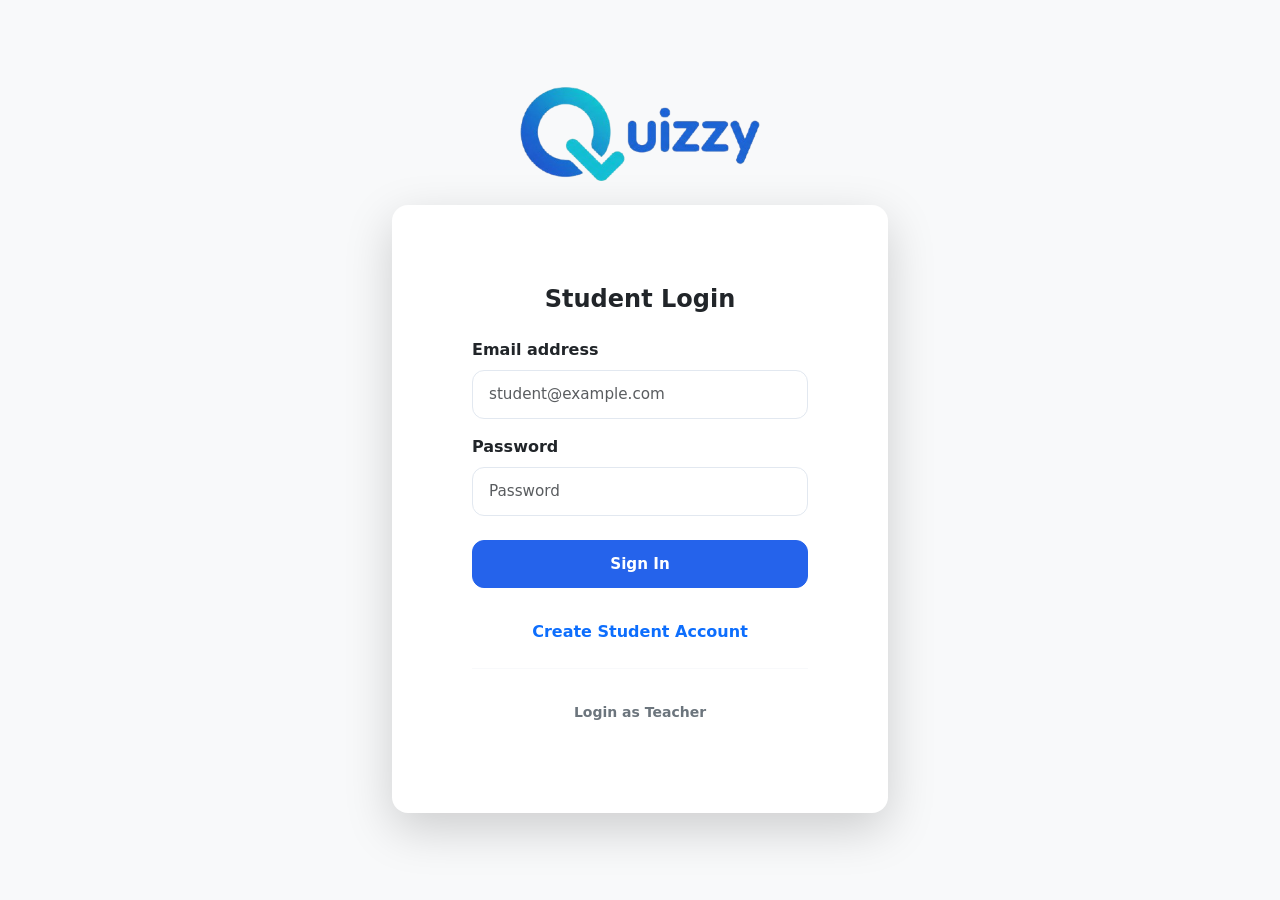
<file: index.html>
<!DOCTYPE html>
<html lang="en">
<head>
  <meta charset="UTF-8" />
  <meta name="viewport" content="width=device-width, initial-scale=1.0" />
  <title>Quizzy - Student Login</title>
  <link rel="stylesheet" href="https://cdn.jsdelivr.net/npm/bootstrap@5.3.3/dist/css/bootstrap.min.css" />
  <link rel="stylesheet" href="styles/main.css" />
  <link rel="icon" href="./assets/Q.ico?v=1" type="image/x-icon" />
</head>
<body class="bg-body-tertiary min-vh-100 d-flex align-items-center justify-content-center py-4 px-2">
  <div class="container auth-container" style="max-width: 560px; width: 100%;">
    <div class="text-center mb-4">
      <img src="./assets/quizzy logo.png" alt="Quizzy Logo" class="img-fluid" style="max-width: 240px;" />
    </div>

    <div class="card shadow-lg border-0 rounded-4">
      <div class="card-body p-4 p-md-5">
        <h2 class="h4 card-title text-center fw-bold mb-4">Student Login</h2>

        <form id="loginForm">
          <div class="mb-3">
            <label for="email" class="form-label fw-semibold">Email address</label>
            <input type="email" class="form-control form-control-lg" id="email" name="email" placeholder="student@example.com" required />
          </div>

          <div class="mb-4">
            <label for="password" class="form-label fw-semibold">Password</label>
            <input type="password" class="form-control form-control-lg" id="password" name="password" placeholder="Password" required />
          </div>

          <button class="btn btn-primary btn-lg w-100 fw-bold mb-3" type="submit">
            Sign In
          </button>
        </form>

        <div class="text-center mt-3">
          <a href="views/register.html" class="text-decoration-none fw-semibold">Create Student Account</a>
        </div>

        <hr class="my-4 text-muted" />

        <div class="text-center">
          <a href="views/teacher-login.html" class="btn btn-outline-secondary btn-sm w-100">Login as Teacher</a>
        </div>
      </div>
    </div>
  </div>

  <script src="https://cdn.jsdelivr.net/npm/bootstrap@5.3.3/dist/js/bootstrap.bundle.min.js"></script>
  <script type="module" src="scripts/app.js"></script>
</body>
</html>
</file>
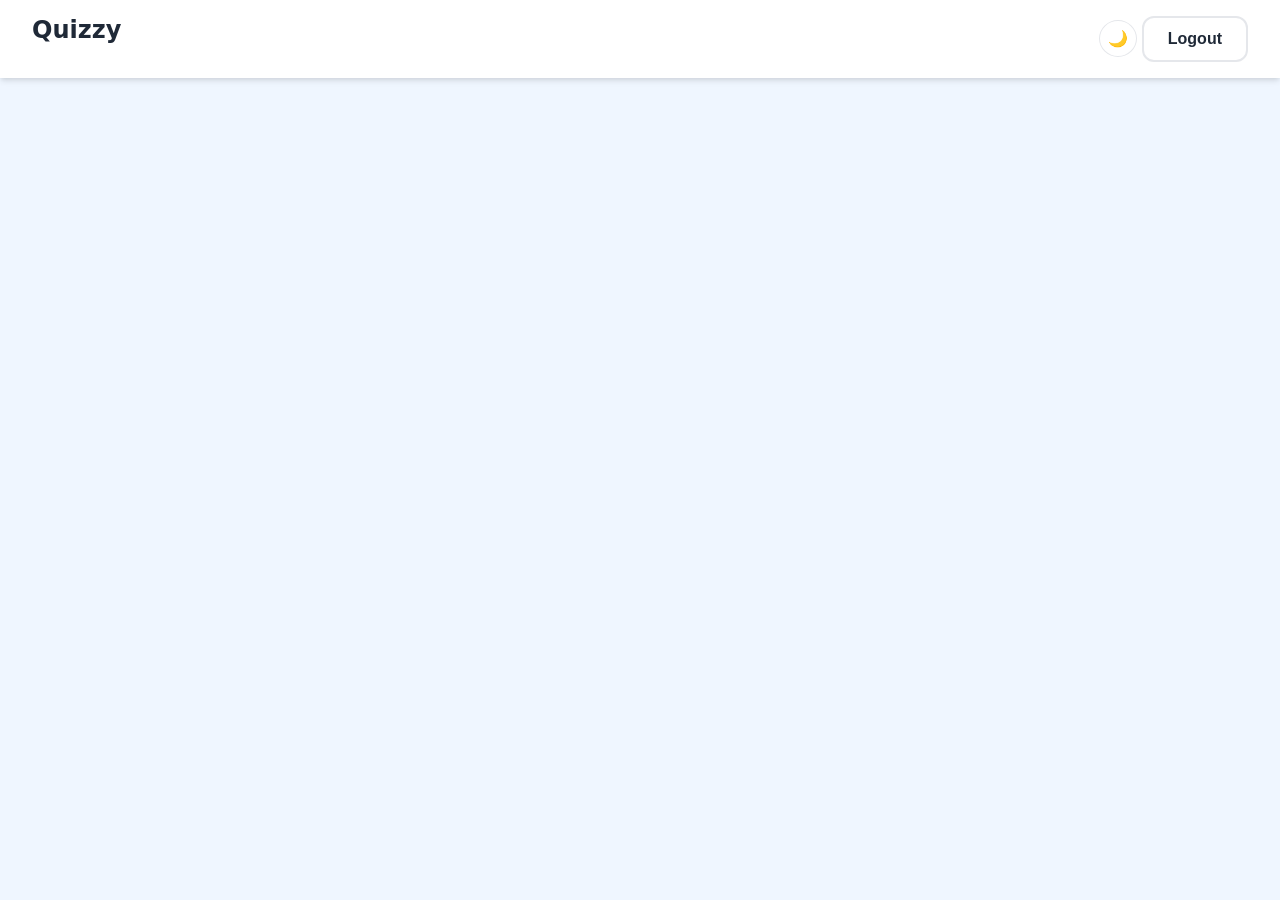
<file: studentDashboard.html>
<!DOCTYPE html>
<html lang="en">
<head>
    <meta charset="UTF-8">
    <meta name="viewport" content="width=device-width, initial-scale=1.0">
    <title>Quizzy - Dashboard</title>
    <link rel="stylesheet" href="style.css">
    <link rel="stylesheet" href="studentDashboardStyle.css">
</head>
<body>
    <nav class="flex w-full">
        <h1 class="logo">Quizzy</h1>
        <div class="right">
            <button class="btn btn-outline btn-icon" id="mode">
                🌙
            </button>
            <button class="btn btn-outline" id="logout">
                Logout
            </button>
        </div>
    </nav>
    <main class="dashboard-container flex flex-column align-center">
        
    </main>
</body>
</html>
</file>
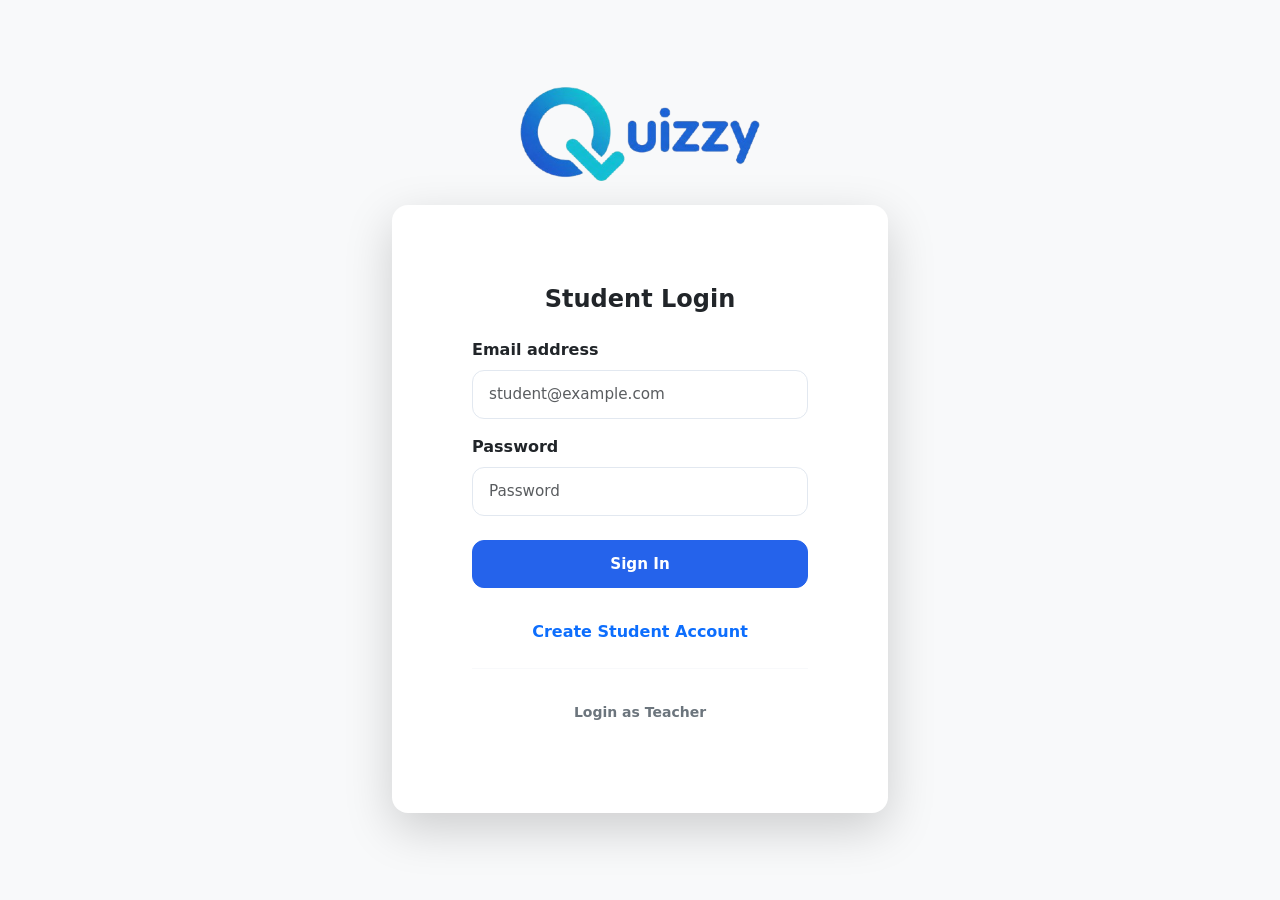
<file: views/quiz-instructions.html>
<!DOCTYPE html>
<html lang="en">
  <head>
    <meta charset="UTF-8" />
    <meta name="viewport" content="width=device-width, initial-scale=1.0" />
    <title>Quizzy - Exam Instructions</title>
    <link rel="stylesheet" href="https://cdn.jsdelivr.net/npm/bootstrap@5.3.3/dist/css/bootstrap.min.css" />
    <link rel="stylesheet" href="https://cdnjs.cloudflare.com/ajax/libs/font-awesome/6.6.0/css/all.min.css" />
    <link rel="stylesheet" href="../styles/main.css" />
    <link rel="stylesheet" href="../styles/student-quiz-style.css" />
    <link rel="icon" href="../assets/Q.ico?v=1" type="image/x-icon" />
  </head>
  <body class="bg-body-tertiary">
    <nav class="navbar navbar-expand navbar-dark bg-primary px-3 shadow-sm">
      <div class="container-fluid">
        <a class="navbar-brand d-flex align-items-center" href="#">
          <img src="../assets/logo.png" alt="Quizzy Logo" height="36" class="me-2" />
        </a>
        <div class="d-flex align-items-center gap-2 ms-auto">
          <button class="btn btn-outline-light btn-sm rounded-circle" id="mode" type="button" title="Toggle Theme">
            <i class="fa-solid fa-moon"></i>
          </button>
          <button class="btn btn-light btn-sm fw-semibold" id="logout" type="button">
            <i class="fa-solid fa-right-from-bracket me-1"></i>Logout
          </button>
        </div>
      </div>
    </nav>

    <main class="container py-4 d-flex justify-content-center">
      <div class="card border-0 shadow-lg rounded-4 overflow-hidden quiz-instruction-container" style="max-width: 680px; width: 100%;">
        <div class="bg-primary text-white text-center p-4">
          <h2 class="quiz-title fw-bold mb-2" id="quizTitle">
            <i class="fa-solid fa-graduation-cap me-2"></i>Exam Instructions
          </h2>
          <p class="quiz-description mb-0 opacity-75"></p>
        </div>

        <div class="card-body p-4 p-sm-5 text-center">
          <div class="row g-3 justify-content-center mb-4">
            <div class="col-6 col-sm-5">
              <div class="p-3 bg-light rounded-3 border">
                <i class="fa-solid fa-list-check fs-4 text-primary mb-1"></i>
                <div class="quiz-question-count fw-bold text-dark fs-5">0 Questions</div>
              </div>
            </div>
            <div class="col-6 col-sm-5">
              <div class="p-3 bg-light rounded-3 border">
                <i class="fa-regular fa-clock fs-4 text-primary mb-1"></i>
                <div class="quiz-duration fw-bold text-dark fs-5">15 Minutes</div>
              </div>
            </div>
          </div>

          <h5 class="fw-bold mb-3 text-start"><i class="fa-solid fa-circle-info me-2 text-primary"></i>Important Instructions:</h5>
          <ol class="text-start mb-4 ps-3 lh-lg text-muted">
            <li>Each question carries equal marks with exactly 3 choice options.</li>
            <li>No negative marking is applied for incorrect responses.</li>
            <li>Immediate feedback will show if your selection is correct or incorrect.</li>
            <li>Do not reload or navigate away during the test duration.</li>
          </ol>

          <button class="btn btn-primary btn-lg w-100 fw-bold py-3 quiz-btn rounded-3">
            <i class="fa-solid fa-play me-2"></i>Start Quiz Now
          </button>
        </div>
      </div>
    </main>

    <script src="https://cdn.jsdelivr.net/npm/bootstrap@5.3.3/dist/js/bootstrap.bundle.min.js"></script>
    <script type="module" src="../scripts/app.js"></script>
  </body>
</html>
</file>
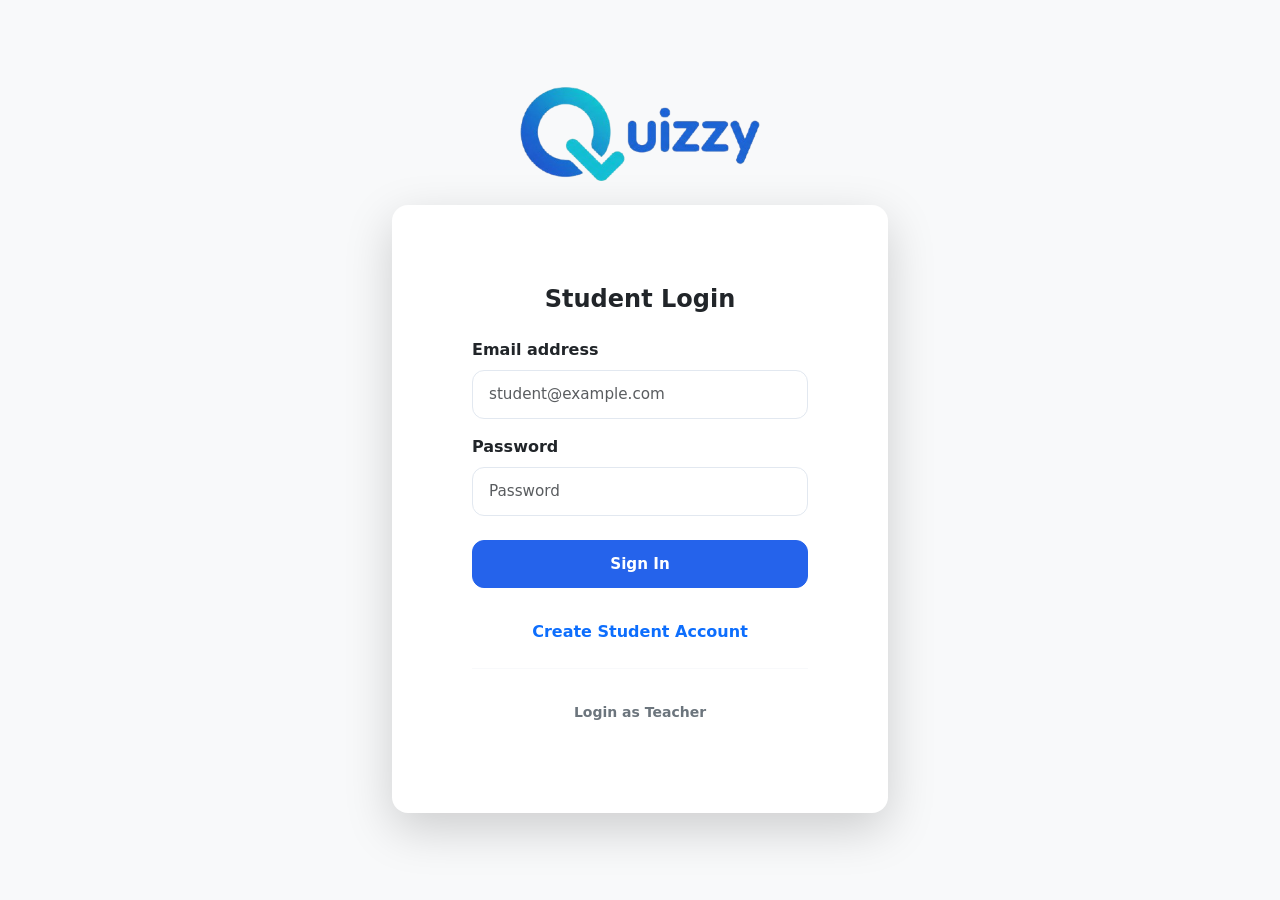
<file: views/quiz-questions.html>
<!DOCTYPE html>
<html lang="en">
  <head>
    <meta charset="UTF-8" />
    <meta name="viewport" content="width=device-width, initial-scale=1.0" />
    <title>Quizzy - Active Exam</title>
    <link rel="stylesheet" href="https://cdn.jsdelivr.net/npm/bootstrap@5.3.3/dist/css/bootstrap.min.css" />
    <link rel="stylesheet" href="https://cdnjs.cloudflare.com/ajax/libs/font-awesome/6.6.0/css/all.min.css" />
    <link rel="stylesheet" href="../styles/main.css" />
    <link rel="stylesheet" href="../styles/student-quiz-style.css" />
    <link rel="icon" href="../assets/Q.ico?v=1" type="image/x-icon" />
  </head>
  <body class="bg-body-tertiary">
    <nav class="navbar navbar-expand navbar-dark bg-primary px-3 shadow-sm">
      <div class="container-fluid">
        <a class="navbar-brand d-flex align-items-center" href="#">
          <img src="../assets/logo.png" alt="Quizzy Logo" height="36" class="me-2" />
        </a>
        <div class="d-flex align-items-center gap-2 ms-auto">
          <button class="btn btn-outline-light btn-sm rounded-circle" id="mode" type="button" title="Toggle Theme">
            <i class="fa-solid fa-moon"></i>
          </button>
          <button class="btn btn-light btn-sm fw-semibold" id="logout" type="button">
            <i class="fa-solid fa-right-from-bracket me-1"></i>Logout
          </button>
        </div>
      </div>
    </nav>

    <main class="container py-4 d-flex justify-content-center">
      <div class="card border-0 shadow-lg rounded-4 overflow-hidden quiz-question-container" style="max-width: 760px; width: 100%;">
        <div class="quiz-img-container text-center" id="questionImageContainer" style="display: none;">
          <img src="../assets/img-placeholder.jpg" id="questionImage" alt="Question Image" class="img-fluid" style="max-height: 320px; width: 100%; object-fit: cover;" />
        </div>

        <div class="p-4">
          <div class="d-flex justify-content-between align-items-center mb-3">
            <span class="badge bg-primary-subtle text-primary border border-primary-subtle fs-6 px-3 py-2" id="qIndex">Question 1 / 10</span>
            <div class="fw-bold text-danger fs-6 d-flex align-items-center">
              <i class="fa-regular fa-clock me-2"></i>Time Left: <span id="timerDisplay" class="ms-1">15:00</span>
            </div>
          </div>

          <h4 class="question-title fw-bold mb-4" id="qText">Question Text</h4>

          <div class="quiz-question mb-4" id="choicesContainer"></div>

          <button class="btn btn-primary btn-lg w-100 fw-bold py-3" id="nextBtn" disabled>
            Next Question <i class="fa-solid fa-arrow-right ms-2"></i>
          </button>
        </div>
      </div>
    </main>

    <script src="https://cdn.jsdelivr.net/npm/bootstrap@5.3.3/dist/js/bootstrap.bundle.min.js"></script>
    <script type="module" src="../scripts/app.js"></script>
  </body>
</html>
</file>
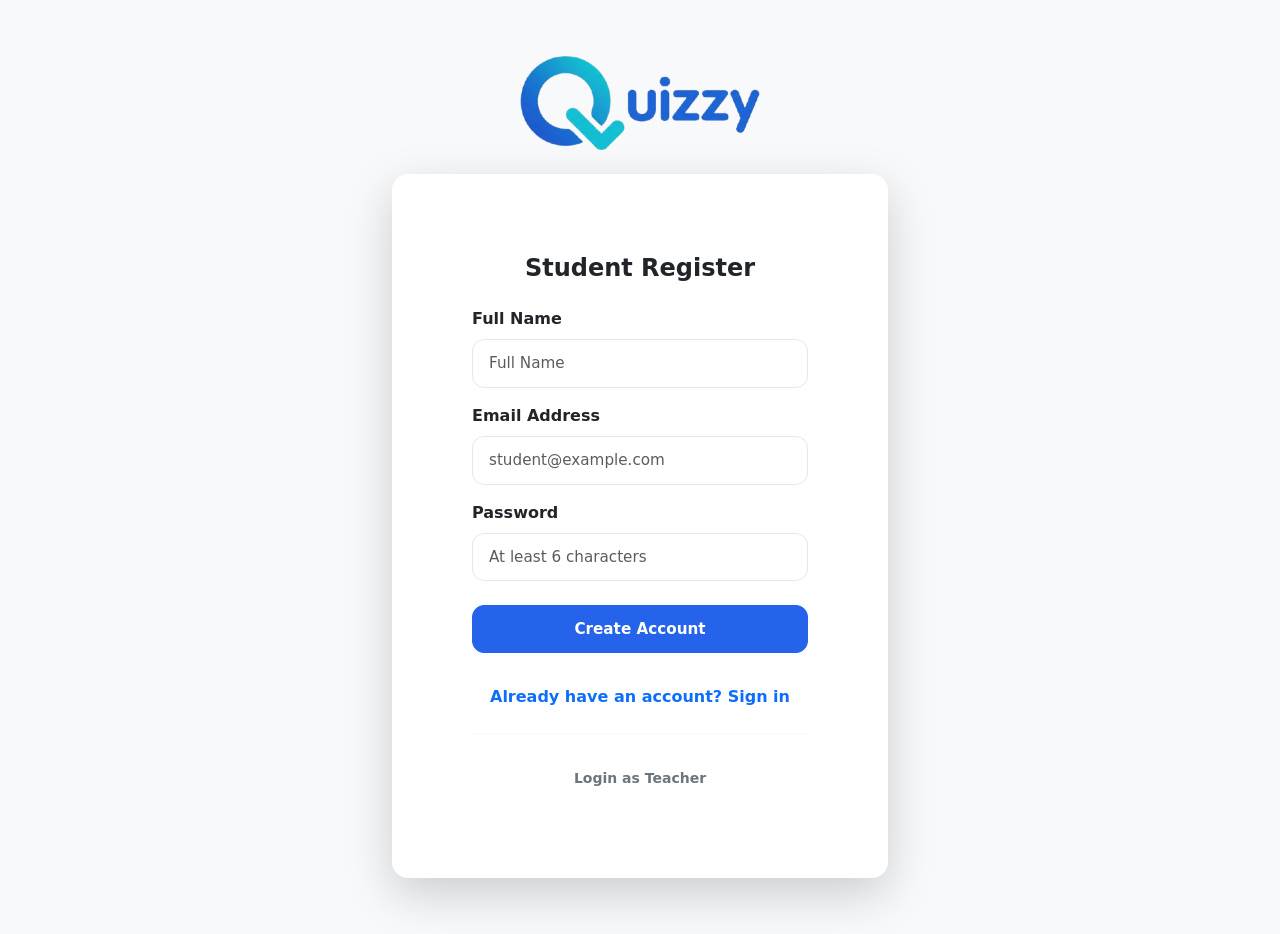
<file: views/register.html>
<!DOCTYPE html>
<html lang="en">
<head>
  <meta charset="UTF-8" />
  <meta name="viewport" content="width=device-width, initial-scale=1.0" />
  <title>Quizzy - Student Registration</title>
  <link rel="stylesheet" href="https://cdn.jsdelivr.net/npm/bootstrap@5.3.3/dist/css/bootstrap.min.css" />
  <link rel="stylesheet" href="../styles/main.css" />
  <link rel="icon" href="../assets/Q.ico?v=1" type="image/x-icon" />
</head>
<body class="bg-body-tertiary min-vh-100 d-flex align-items-center justify-content-center py-4 px-2">
  <div class="container auth-container" style="max-width: 560px; width: 100%;">
    <div class="text-center mb-4">
      <img src="../assets/quizzy logo.png" alt="Quizzy Logo" class="img-fluid" style="max-width: 240px;" />
    </div>

    <div class="card shadow-lg border-0 rounded-4">
      <div class="card-body p-4 p-md-5">
        <h2 class="h4 card-title text-center fw-bold mb-4">Student Register</h2>

        <form id="registrationForm">
          <div class="mb-3">
            <label for="name" class="form-label fw-semibold">Full Name</label>
            <input type="text" class="form-control form-control-lg" id="name" name="name" placeholder="Full Name" required />
          </div>

          <div class="mb-3">
            <label for="email" class="form-label fw-semibold">Email Address</label>
            <input type="email" class="form-control form-control-lg" id="email" name="email" placeholder="student@example.com" required />
          </div>

          <div class="mb-4">
            <label for="password" class="form-label fw-semibold">Password</label>
            <input type="password" class="form-control form-control-lg" id="password" name="password" placeholder="At least 6 characters" minlength="6" required />
          </div>

          <button class="btn btn-primary btn-lg w-100 fw-bold mb-3" type="submit">
            Create Account
          </button>
        </form>

        <div class="text-center mt-3">
          <a href="../index.html" class="text-decoration-none fw-semibold">Already have an account? Sign in</a>
        </div>

        <hr class="my-4 text-muted" />

        <div class="text-center">
          <a href="teacher-login.html" class="btn btn-outline-secondary btn-sm w-100">Login as Teacher</a>
        </div>
      </div>
    </div>
  </div>

  <script src="https://cdn.jsdelivr.net/npm/bootstrap@5.3.3/dist/js/bootstrap.bundle.min.js"></script>
  <script type="module" src="../scripts/app.js"></script>
</body>
</html>
</file>
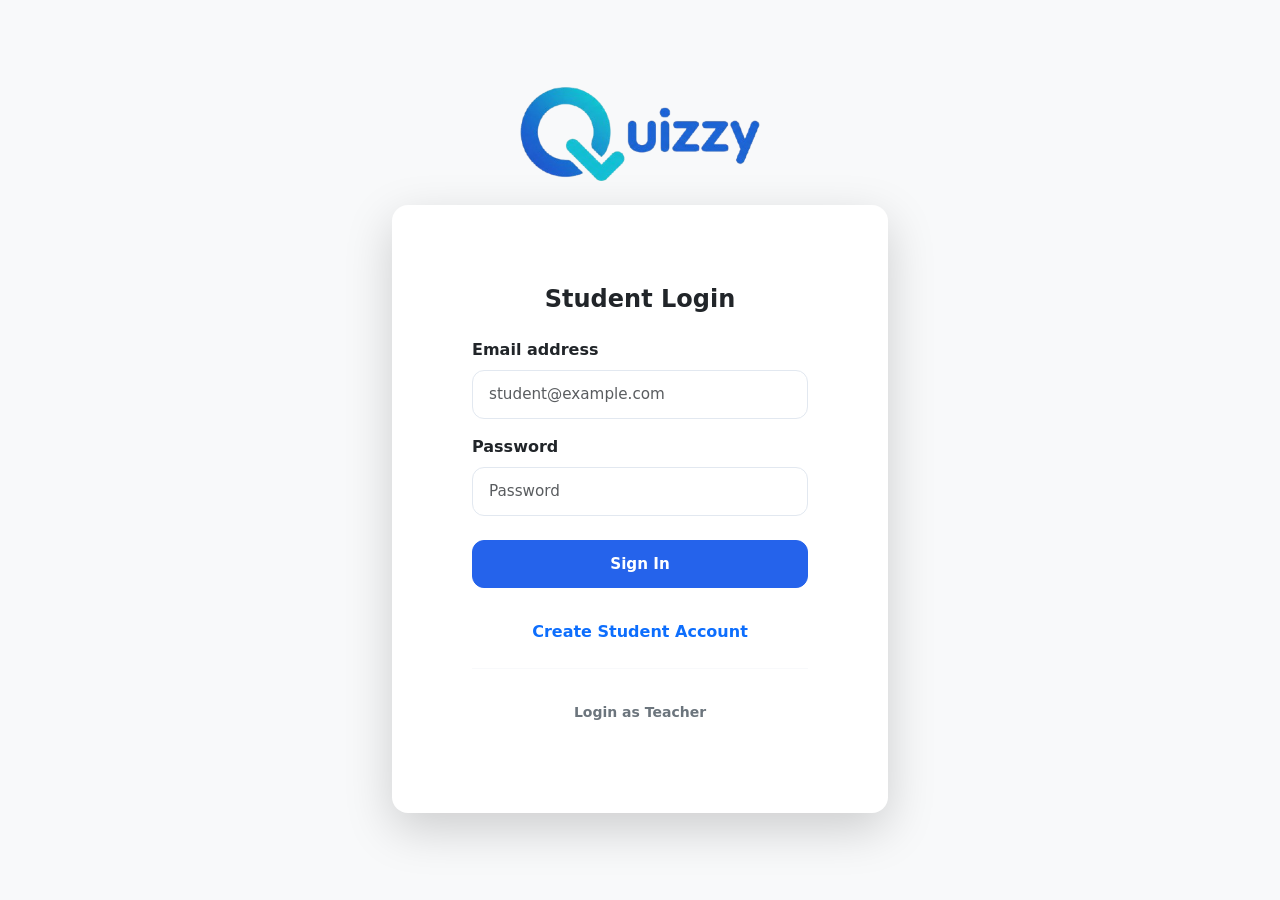
<file: views/student-dashboard.html>
<!DOCTYPE html>
<html lang="en">
  <head>
    <meta charset="UTF-8" />
    <meta name="viewport" content="width=device-width, initial-scale=1.0" />
    <title>Quizzy - Student Dashboard</title>
    <link rel="stylesheet" href="https://cdn.jsdelivr.net/npm/bootstrap@5.3.3/dist/css/bootstrap.min.css" />
    <link rel="stylesheet" href="https://cdnjs.cloudflare.com/ajax/libs/font-awesome/6.6.0/css/all.min.css" />
    <link rel="stylesheet" href="../styles/main.css" />
    <link rel="stylesheet" href="../styles/student-dashboard-style.css" />
    <link rel="icon" href="../assets/Q.ico?v=1" type="image/x-icon" />
  </head>
  <body class="bg-body-tertiary">
    <nav class="navbar navbar-expand navbar-dark bg-primary px-3 shadow-sm">
      <div class="container-fluid">
        <a class="navbar-brand d-flex align-items-center" href="#">
          <img src="../assets/logo.png" alt="Quizzy Logo" height="36" class="me-2" />
        </a>
        <div class="d-flex align-items-center gap-2 ms-auto">
          <button class="btn btn-outline-light btn-sm rounded-circle" id="mode" type="button" title="Toggle Theme">
            <i class="fa-solid fa-moon"></i>
          </button>
          <button class="btn btn-light btn-sm fw-semibold" id="logout" type="button">
            <i class="fa-solid fa-right-from-bracket me-1"></i>Logout
          </button>
        </div>
      </div>
    </nav>

    <main class="container dashboard-container py-4">
      <!-- Profile Welcome Section -->
      <section class="card border-0 shadow-sm rounded-4 p-4 profile-section mb-4">
        <div class="row align-items-center g-3">
          <div class="col-md-8 text-center text-md-start">
            <h2 class="fw-bold mb-2">
              Welcome back, <span class="username text-primary">Student</span>! <i class="fa-solid fa-hand-sparkles text-warning ms-1"></i>
            </h2>
            <p class="text-muted mb-0">Ready to master your courses and test your knowledge?</p>
          </div>
          <div class="col-md-4 text-center">
            <img src="../assets/profile-placeholder.png" alt="Profile Picture" id="profile-picture" class="img-thumbnail rounded-circle shadow-sm" style="width: 90px; height: 90px; object-fit: cover;" />
            <h6 class="fw-bold mt-2 mb-0"><span class="username">Student</span></h6>
            <p class="text-muted text-sm mb-0 grade"></p>
          </div>
        </div>
      </section>

      <!-- Progress Section -->
      <section class="card border-0 shadow-sm rounded-4 progress-section p-4 mb-4">
        <div class="row align-items-center g-3">
          <div class="col-md-4 text-center text-md-start">
            <h3 class="fw-bold text-white mb-1"><i class="fa-solid fa-chart-line me-2"></i>Your Progress</h3>
            <p class="text-white-50 text-sm mb-0">Track your completed quizzes and overall performance</p>
          </div>
          <div class="col-md-8">
            <div class="row g-3">
              <div class="col-6">
                <div class="card border-0 shadow-sm p-3 text-center rounded-3 bg-white">
                  <div class="h3 text-warning mb-1"><i class="fa-solid fa-trophy"></i></div>
                  <span class="text-muted text-sm fw-semibold">Quizzes Taken</span>
                  <strong id="statCompleted" class="fs-3 text-dark">0</strong>
                </div>
              </div>
              <div class="col-6">
                <div class="card border-0 shadow-sm p-3 text-center rounded-3 bg-white">
                  <div class="h3 text-warning mb-1"><i class="fa-solid fa-star"></i></div>
                  <span class="text-muted text-sm fw-semibold">Average Score</span>
                  <strong id="statAvg" class="fs-3 text-primary">0%</strong>
                </div>
              </div>
            </div>
          </div>
        </div>
      </section>

      <!-- Available Quizzes Section -->
      <section class="mb-4">
        <h4 class="fw-bold mb-3"><i class="fa-solid fa-book-open me-2 text-primary"></i>Available Assignments</h4>
        <ul class="quiz-list" id="pendingList"></ul>
      </section>

      <hr class="my-4 text-muted" />

      <!-- Completed Quizzes Section -->
      <section>
        <h4 class="fw-bold mb-3"><i class="fa-solid fa-circle-check me-2 text-success"></i>Completed Quizzes</h4>
        <ul class="quiz-list" id="completedList"></ul>
      </section>
    </main>

    <script src="https://cdn.jsdelivr.net/npm/bootstrap@5.3.3/dist/js/bootstrap.bundle.min.js"></script>
    <script type="module" src="../scripts/app.js"></script>
  </body>
</html>
</file>
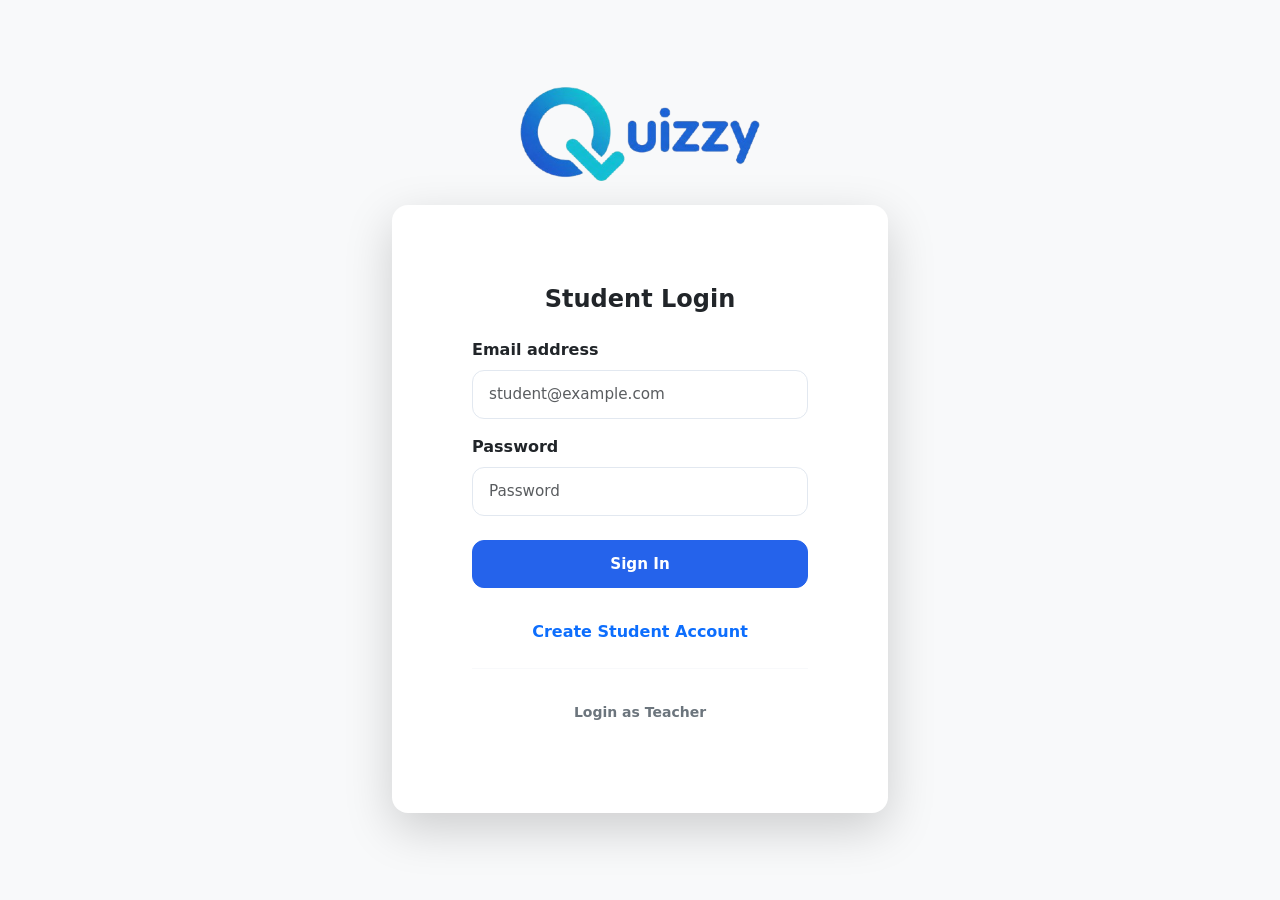
<file: views/student-result.html>
<!DOCTYPE html>
<html lang="en">
  <head>
    <meta charset="UTF-8" />
    <meta name="viewport" content="width=device-width, initial-scale=1.0" />
    <title>Quizzy - Exam Results</title>
    <link rel="stylesheet" href="https://cdn.jsdelivr.net/npm/bootstrap@5.3.3/dist/css/bootstrap.min.css" />
    <link rel="stylesheet" href="https://cdnjs.cloudflare.com/ajax/libs/font-awesome/6.6.0/css/all.min.css" />
    <link rel="stylesheet" href="../styles/main.css" />
    <link rel="stylesheet" href="../styles/quiz-result.css" />
    <link rel="icon" href="../assets/Q.ico?v=1" type="image/x-icon" />
  </head>
  <body class="bg-body-tertiary">
    <nav class="navbar navbar-expand navbar-dark bg-primary px-3 shadow-sm">
      <div class="container-fluid">
        <a class="navbar-brand d-flex align-items-center" href="#">
          <img src="../assets/logo.png" alt="Quizzy Logo" height="36" class="me-2" />
        </a>
        <div class="d-flex align-items-center gap-2 ms-auto">
          <button class="btn btn-outline-light btn-sm rounded-circle" id="mode" type="button" title="Toggle Theme">
            <i class="fa-solid fa-moon"></i>
          </button>
          <button class="btn btn-light btn-sm fw-semibold" id="logout" type="button">
            <i class="fa-solid fa-right-from-bracket me-1"></i>Logout
          </button>
        </div>
      </div>
    </nav>

    <main class="container py-4 d-flex flex-column align-items-center">
      <!-- Greeting Banner -->
      <div class="card border-0 shadow-lg rounded-4 bg-primary text-white text-center p-4 mb-4 greeting-massage" style="max-width: 760px; width: 100%;">
        <div class="display-3 text-warning mb-2"><i class="fa-solid fa-trophy"></i></div>
        <h2 class="fw-bold mb-2">Congratulations!</h2>
        <p class="mb-0 opacity-75">
          You have completed <strong id="resExamName" class="text-white">Exam Title</strong>
        </p>
      </div>

      <!-- Result Card -->
      <div class="card border-0 shadow-lg rounded-4 p-4 p-sm-5 text-center mb-4 result-section" style="max-width: 760px; width: 100%;">
        <h4 class="fw-bold mb-4"><i class="fa-solid fa-chart-pie me-2 text-primary"></i>Your Performance Summary</h4>

        <div class="row g-3 mb-4">
          <div class="col-4">
            <div class="p-3 bg-light rounded-3 border">
              <span class="text-muted text-sm d-block mb-1">Total Questions</span>
              <strong id="resTotalQuestions" class="fs-4 text-dark">0</strong>
            </div>
          </div>
          <div class="col-4">
            <div class="p-3 bg-success-subtle border border-success-subtle rounded-3">
              <span class="text-success text-sm d-block mb-1"><i class="fa-solid fa-circle-check me-1"></i>Correct</span>
              <strong class="correct-count fs-4 text-success">0</strong>
            </div>
          </div>
          <div class="col-4">
            <div class="p-3 bg-danger-subtle border border-danger-subtle rounded-3">
              <span class="text-danger text-sm d-block mb-1"><i class="fa-solid fa-circle-xmark me-1"></i>Wrong</span>
              <strong class="wrong-count fs-4 text-danger">0</strong>
            </div>
          </div>
        </div>

        <div class="p-3 bg-primary-subtle border border-primary-subtle rounded-3 d-flex justify-content-between align-items-center mb-4">
          <span class="fw-bold text-primary fs-5"><i class="fa-solid fa-star me-2"></i>Final Score</span>
          <strong class="quiz-score fs-2 text-primary" id="resScore">0%</strong>
        </div>

        <button class="btn btn-primary btn-lg w-100 fw-bold back" id="backBtn">
          <i class="fa-solid fa-house me-2"></i>Back to Dashboard
        </button>
      </div>

      <!-- Question-by-Question Review -->
      <div id="reviewContainer" style="max-width: 760px; width: 100%;"></div>
    </main>

    <script src="https://cdn.jsdelivr.net/npm/bootstrap@5.3.3/dist/js/bootstrap.bundle.min.js"></script>
    <script type="module" src="../scripts/app.js"></script>
  </body>
</html>
</file>
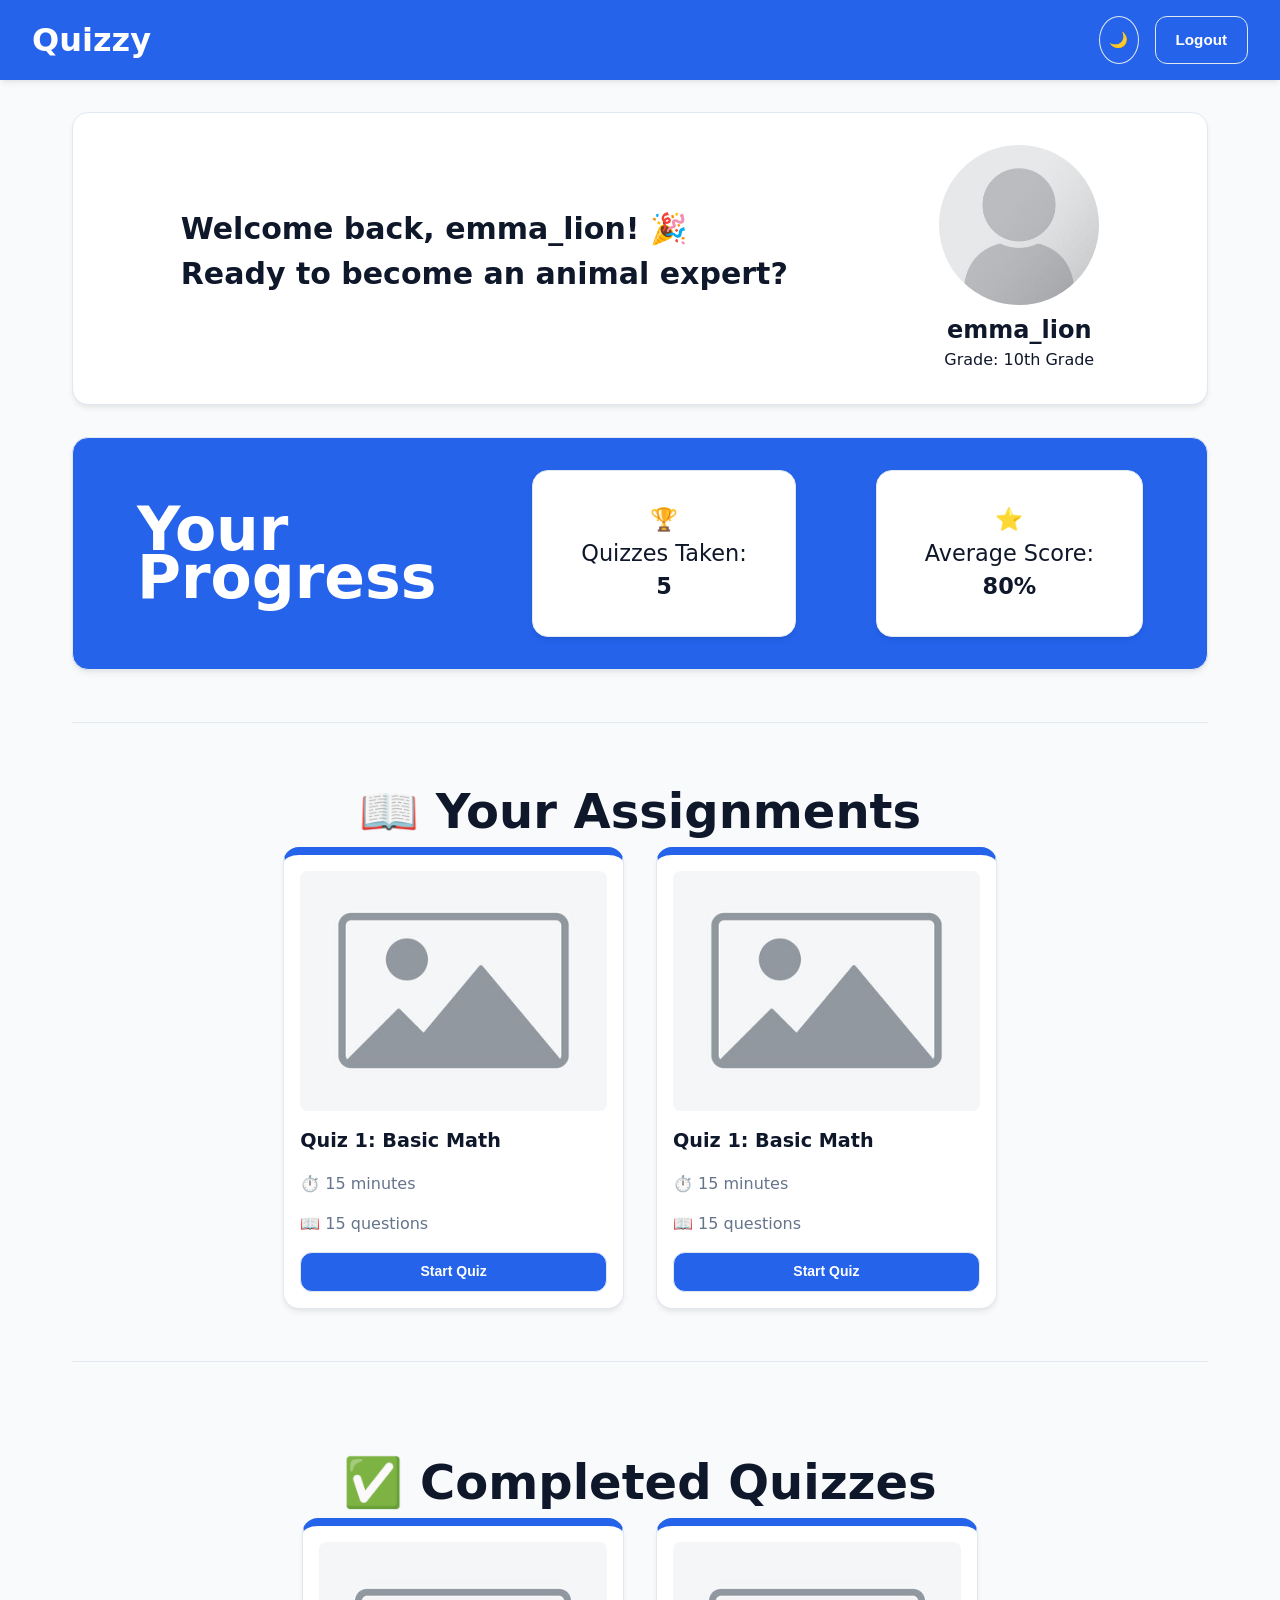
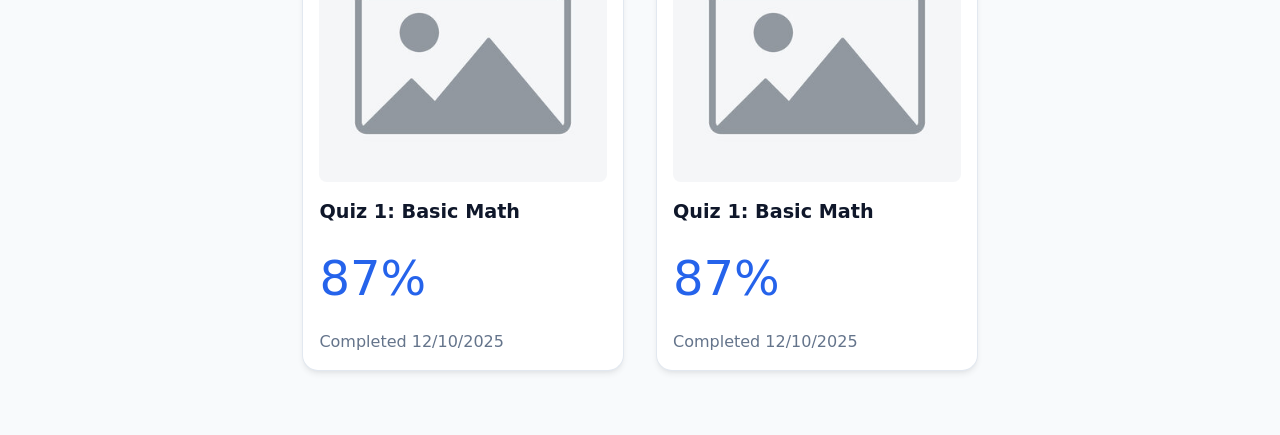
<file: views/studentDashboard.html>
<!DOCTYPE html>
<html lang="en">
  <head>
    <meta charset="UTF-8" />
    <meta name="viewport" content="width=device-width, initial-scale=1.0" />
    <title>Quizzy - Dashboard</title>
    <link rel="stylesheet" href="../styles/main.css" />
    <link rel="stylesheet" href="../styles/studentDashboardStyle.css" />
  </head>
  <body>
    <nav class="flex w-full">
      <h1 class="logo">Quizzy</h1>
      <div class="right flex">
        <button class="btn btn-primary" id="mode">🌙</button>
        <button class="btn btn-primary" id="logout">Logout</button>
      </div>
    </nav>
    <main class="container dashboard-container flex flex-col">
      <!-- Welcome Message & Profile Picture -->
      <section class="card p-4 flex profile-section w-full">
        <div class="welcomeMessage">
          <h2>
            Welcome back, <span class="username">emma_lion</span>! 🎉 <br />
            Ready to become an animal expert?
          </h2>
        </div>
        <div class="profile-picture-container flex flex-col items-center">
          <div class="mt-4">
            <img
              src="../assets/profile-placeholder.png"
              alt="Profile Picture"
              id="profile-picture"
            />
          </div>
          <h2 class="mb-2"><span class="username">emma_lion</span></h2>
          <p class="mb-4 grade">Grade: 10th Grade</p>
        </div>
      </section>

      <!-- Progress section -->
      <section class="card p-4 progress-section w-full">
        <h2>Your <br />Progress</h2>
        <div class="p-4 flex progress-bar">
          <p class="card mb-2 flex flex-col items-center">
            <span class="icon">🏆</span>Quizzes Taken: <strong>5</strong>
          </p>
          <p class="card mb-2 flex flex-col items-center">
            <span class="icon">⭐</span>Average Score: <strong>80%</strong>
          </p>
        </div>
      </section>

        <hr />
      <!-- Available Quizzes Section -->
      <section>
        <div class="p-4 quiz-section flex flex-col">
          <h3 class="mb-4">📖 Your Assignments</h3>
          <ul class="quiz-list flex gap-4 w-full">
            <li class="quiz-item card flex flex-col gap-6">
              <img
                src="../assets/img-placeholder"
                alt="Quiz Image"
                class="quiz-img"
              />
              <span class="quiz-title">Quiz 1: Basic Math</span>
              <span class="quiz-duration">⏱️ 15 minutes</span>
              <span class="quiz-question-count">📖 15 questions</span>
              <button class="btn btn-primary btn-sm">Start Quiz</button>
            </li>
            <li class="quiz-item card flex flex-col gap-6">
              <img
                src="../assets/img-placeholder"
                alt="Quiz Image"
                class="quiz-img"
              />
              <span class="quiz-title">Quiz 1: Basic Math</span>
              <span class="quiz-duration">⏱️ 15 minutes</span>
              <span class="quiz-question-count">📖 15 questions</span>
              <button class="btn btn-primary btn-sm">Start Quiz</button>
            </li>
          </ul>
        </div>
      </section>
      <hr />
        <!-- Completed Quizzes Section -->
      <section>
        <div class="container p-4 done-quiz-section flex flex-col">
          <h3 class="mb-4">✅ Completed Quizzes</h3>
          <ul class="quiz-list flex gap-4 w-full">
            <li class="quiz-item card flex flex-col gap-6">
              <img
                src="../assets/img-placeholder"
                alt="Quiz Image"
                class="quiz-img"
              />
              <span class="quiz-title">Quiz 1: Basic Math</span>
              <span class="quiz-score">87%</span>
              <span class="quiz-date">Completed 12/10/2025</span>
            </li>
            <li class="quiz-item card flex flex-col gap-6">
              <img
                src="../assets/img-placeholder"
                alt="Quiz Image"
                class="quiz-img"
              />
              <span class="quiz-title">Quiz 1: Basic Math</span>
              <span class="quiz-score">87%</span>
              <span class="quiz-date">Completed 12/10/2025</span>
            </li>
          </ul>
        </div>
      </section>

      <!-- <section class="card p-4">
        <h2 class="mb-4">Upcoming Quizzes</h2>
        <div class="card p-4">
          <ul class="quiz-list">
            <li class="quiz-item mb-3">
              <span>Quiz 4: History Basics - Due: 2024-07-10</span>
            </li>
            <li class="quiz-item mb-3">
              <span>Quiz 5: Advanced Math - Due: 2024-07-15</span>
            </li>
          </ul>
        </div>
      </section> -->
    </main>
  </body>
</html>
</file>
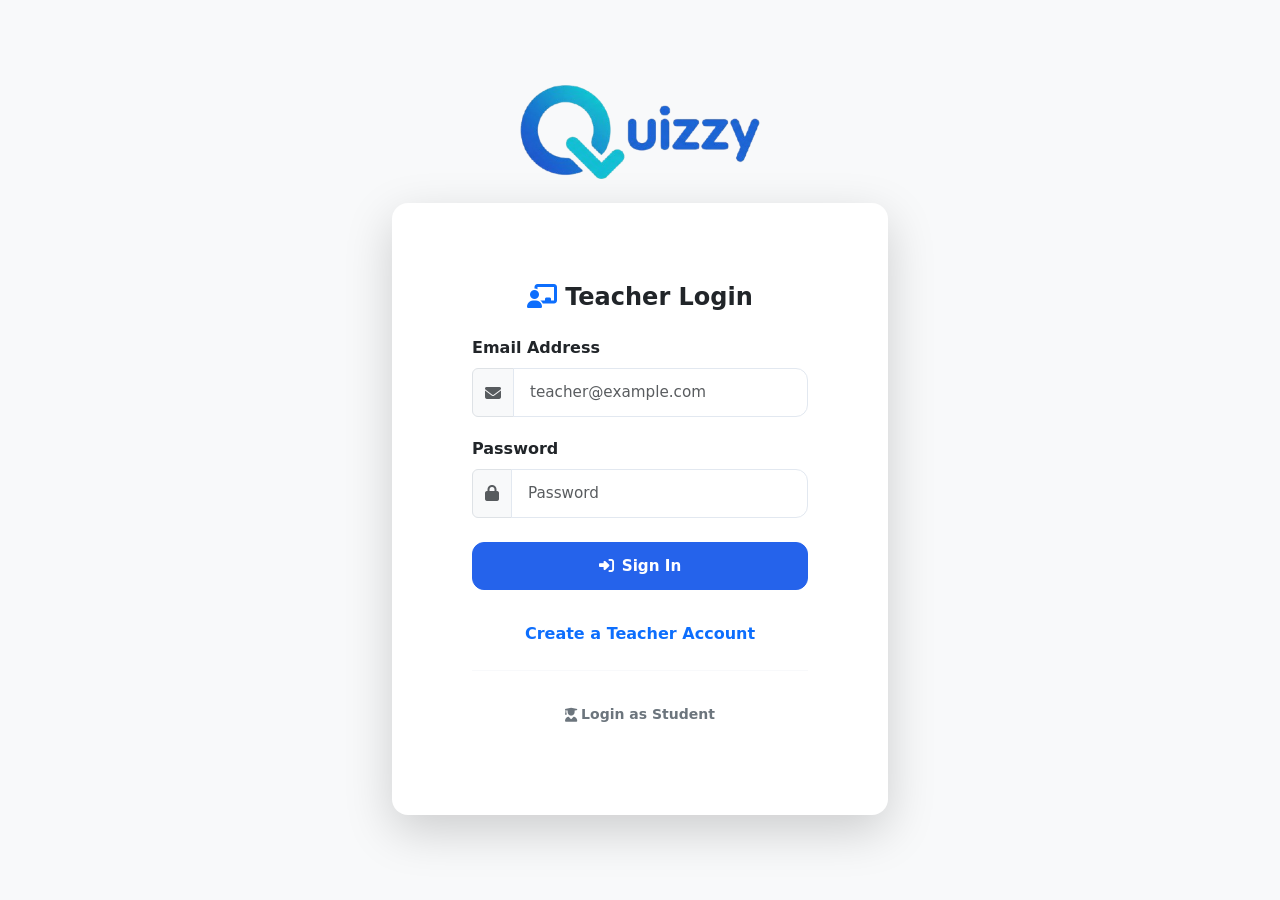
<file: views/teacher-dashboard.html>
<!DOCTYPE html>
<html lang="en">
  <head>
    <meta charset="UTF-8" />
    <meta name="viewport" content="width=device-width, initial-scale=1.0" />
    <title>Quizzy - Teacher Dashboard</title>
    <link rel="stylesheet" href="https://cdn.jsdelivr.net/npm/bootstrap@5.3.3/dist/css/bootstrap.min.css" />
    <link rel="stylesheet" href="https://cdnjs.cloudflare.com/ajax/libs/font-awesome/6.6.0/css/all.min.css" />
    <link rel="stylesheet" href="../styles/teacher-dashboard.css" />
    <link rel="icon" href="../assets/Q.ico?v=1" type="image/x-icon" />
  </head>
  <body class="bg-body-tertiary">
    <header>
      <nav class="navbar navbar-expand navbar-dark bg-primary px-3 shadow-sm">
        <div class="container-fluid">
          <a class="navbar-brand d-flex align-items-center" href="#">
            <img src="../assets/logo.png" alt="Quizzy Logo" height="36" class="me-2" />
          </a>
          <div class="d-flex align-items-center gap-2 ms-auto">
            <button class="btn btn-outline-light btn-sm rounded-circle" id="mode" type="button" title="Toggle Theme">
              <i class="fa-solid fa-moon"></i>
            </button>
            <button class="btn btn-light btn-sm fw-semibold" id="logout" type="button">
              <i class="fa-solid fa-right-from-bracket me-1"></i>Logout
            </button>
          </div>
        </div>
      </nav>
    </header>

    <div class="app-layout">
      <aside class="sidebar">
        <div class="mb-3 px-2">
          <span class="text-muted text-uppercase text-xs fw-bold">Teacher Workspace</span>
          <h5 class="fw-bold mb-0">Hello, <span id="teacherName">Teacher</span></h5>
        </div>

        <button class="nav-btn" data-tab="coursesTab">
          <i class="fa-solid fa-book-open me-2 text-primary"></i>Courses & Chapters
        </button>
        <button class="nav-btn" data-tab="questionsTab">
          <i class="fa-solid fa-file-pen me-2 text-primary"></i>Question Bank
        </button>
        <button class="nav-btn" data-tab="examBuilderTab">
          <i class="fa-solid fa-bullseye me-2 text-primary"></i>Design Exam
        </button>
        <button class="nav-btn" data-tab="examsTab">
          <i class="fa-solid fa-receipt me-2 text-primary"></i>Generated Exams
        </button>
      </aside>

      <main class="main-content">
        <section class="tab-content hidden" id="coursesTab">
          <h3 class="fw-bold mb-3"><i class="fa-solid fa-book-open me-2 text-primary"></i>Courses and Chapters</h3>
          <form class="card border-0 shadow-sm mb-4" id="createCourseForm">
            <div class="card-body p-4">
              <h5 class="fw-bold mb-3">Create a New Course</h5>
              <div class="row g-3">
                <div class="col-md-6">
                  <label for="courseTitle" class="form-label fw-semibold">Course Name</label>
                  <input id="courseTitle" name="title" class="form-control" placeholder="e.g. Advanced Biology" minlength="3" maxlength="100" required />
                </div>
                <div class="col-md-6">
                  <label for="chapterCount" class="form-label fw-semibold">Number of Chapters</label>
                  <input id="chapterCount" name="chapterCount" type="number" class="form-control" placeholder="e.g. 5" min="1" required />
                </div>
              </div>
              <button class="btn btn-primary fw-semibold mt-3" type="submit">
                <i class="fa-solid fa-plus me-1"></i>Create Course
              </button>
              <p id="courseStatus" class="form-text mt-2" aria-live="polite"></p>
            </div>
          </form>
          <div id="courseList"></div>
        </section>

        <section class="tab-content hidden" id="questionsTab">
          <h3 class="fw-bold mb-3"><i class="fa-solid fa-file-pen me-2 text-primary"></i>Question Bank Manager</h3>
          <form class="card border-0 shadow-sm" id="createQuestionForm">
            <div class="card-body p-4">
              <div class="row g-3 mb-3">
                <div class="col-md-6">
                  <label for="questionCourseSelect" class="form-label fw-semibold">Course</label>
                  <select id="questionCourseSelect" class="form-select"></select>
                </div>
                <div class="col-md-6">
                  <label for="questionChapterSelect" class="form-label fw-semibold">Chapter</label>
                  <select id="questionChapterSelect" name="chapterId" class="form-select" required></select>
                </div>
              </div>

              <div class="mb-3">
                <label for="questionText" class="form-label fw-semibold">Question Text</label>
                <textarea id="questionText" name="text" class="form-control" rows="3" placeholder="Enter full question text..." required></textarea>
              </div>

              <div class="row g-3 mb-3">
                <div class="col-md-6">
                  <label for="difficulty" class="form-label fw-semibold">Difficulty</label>
                  <select id="difficulty" name="difficulty" class="form-select">
                    <option value="SIMPLE">Simple</option>
                    <option value="DIFFICULT">Difficult</option>
                  </select>
                </div>
                <div class="col-md-6">
                  <label for="objective" class="form-label fw-semibold">Educational Objective</label>
                  <select id="objective" name="objective" class="form-select">
                    <option value="REMEMBERING">Remembering</option>
                    <option value="UNDERSTANDING">Understanding</option>
                    <option value="CREATIVITY">Creativity</option>
                  </select>
                </div>
              </div>

              <div class="mb-3">
                <label for="questionImage" class="form-label fw-semibold">Question Image (Optional)</label>
                <input id="questionImage" type="file" class="form-control" accept="image/*" />
                <input id="questionImageUrl" name="imageUrl" type="hidden" />
              </div>

              <h6 class="fw-bold mt-4 mb-2">Choices (Exactly 3 Choices)</h6>
              <div class="row g-2 mb-3">
                <div class="col-md-4">
                  <input name="choice" class="form-control" placeholder="Choice 1" required />
                </div>
                <div class="col-md-4">
                  <input name="choice" class="form-control" placeholder="Choice 2" required />
                </div>
                <div class="col-md-4">
                  <input name="choice" class="form-control" placeholder="Choice 3" required />
                </div>
              </div>

              <div class="mb-3">
                <label for="correctChoice" class="form-label fw-semibold">Correct Choice</label>
                <select id="correctChoice" name="correctChoice" class="form-select">
                  <option value="0">Choice 1</option>
                  <option value="1">Choice 2</option>
                  <option value="2">Choice 3</option>
                </select>
              </div>

              <button class="btn btn-primary fw-semibold" type="submit">
                <i class="fa-solid fa-floppy-disk me-1"></i>Save Question
              </button>
              <p id="questionStatus" class="form-text mt-2" aria-live="polite"></p>
            </div>
          </form>
        </section>

        <section class="tab-content hidden" id="examBuilderTab">
          <h3 class="fw-bold mb-3"><i class="fa-solid fa-bullseye me-2 text-primary"></i>Design and Generate an Exam</h3>
          <div class="card border-0 shadow-sm mb-4">
            <div class="card-body p-4">
              <div class="mb-3">
                <label for="builderCourseSelect" class="form-label fw-semibold">Select Course</label>
                <select id="builderCourseSelect" class="form-select"></select>
              </div>

              <h6 class="fw-bold mb-2">Questions per Chapter</h6>
              <div id="chapterRequirements" class="mb-3"></div>

              <div class="row g-3 mb-4">
                <div class="col-md-6">
                  <div class="border p-3 rounded-3 bg-body-tertiary">
                    <h6 class="fw-bold mb-2">Difficulty Quotas</h6>
                    <div class="mb-2">
                      <label class="form-label text-sm">Simple</label>
                      <input id="simpleReq" class="form-control constraint-input" type="number" min="0" value="0" />
                    </div>
                    <div>
                      <label class="form-label text-sm">Difficult</label>
                      <input id="difficultReq" class="form-control constraint-input" type="number" min="0" value="0" />
                    </div>
                  </div>
                </div>
                <div class="col-md-6">
                  <div class="border p-3 rounded-3 bg-body-tertiary">
                    <h6 class="fw-bold mb-2">Educational Objectives Quotas</h6>
                    <div class="mb-2">
                      <label class="form-label text-sm">Remembering</label>
                      <input id="remReq" class="form-control constraint-input" type="number" min="0" value="0" />
                    </div>
                    <div class="mb-2">
                      <label class="form-label text-sm">Understanding</label>
                      <input id="undReq" class="form-control constraint-input" type="number" min="0" value="0" />
                    </div>
                    <div>
                      <label class="form-label text-sm">Creativity</label>
                      <input id="creReq" class="form-control constraint-input" type="number" min="0" value="0" />
                    </div>
                  </div>
                </div>
              </div>

              <div class="p-3 rounded-3 mb-4 bg-light border">
                <strong>Constraint Totals:</strong> <span id="totalsSummary"></span>
                <p id="constraintFeedback" class="text-sm mb-0 mt-1"></p>
              </div>

              <button id="generateExamBtn" class="btn btn-primary btn-lg w-100 fw-bold" type="button">
                <i class="fa-solid fa-wand-magic-sparkles me-2"></i>Generate Optimum Recommendation
              </button>
              <p id="builderStatus" class="form-text mt-2" aria-live="polite"></p>
            </div>
          </div>

          <div id="generatedExamOutput" class="hidden">
            <div class="card border-0 shadow-sm p-4">
              <h5 class="fw-bold mb-2">Generated Recommendation Summary</h5>
              <span id="matchScoreBadge" class="badge mb-3"></span>
              <div class="table-responsive mb-4">
                <table class="table table-bordered table-striped align-middle">
                  <thead class="table-light">
                    <tr>
                      <th>Category</th>
                      <th>Requested</th>
                      <th>Actual</th>
                      <th>Status</th>
                    </tr>
                  </thead>
                  <tbody id="distributionSummaryBody"></tbody>
                </table>
              </div>
              <div id="generatedQuestionsList"></div>
            </div>
          </div>
        </section>

        <section class="tab-content hidden" id="examsTab">
          <div class="d-flex justify-content-between align-items-center mb-4">
            <h3 class="fw-bold mb-0"><i class="fa-solid fa-receipt me-2 text-primary"></i>Generated Exams</h3>
            <button id="refreshExamsBtn" class="btn btn-outline-secondary btn-sm" type="button">
              <i class="fa-solid fa-rotate me-1"></i>Refresh
            </button>
          </div>
          <div id="exams-list"></div>
        </section>

        <p id="dashboardStatus" class="form-text mt-2" aria-live="polite"></p>
      </main>
    </div>

    <!-- Exam Preview Modal -->
    <div id="examPreviewModal" class="modal fade" tabindex="-1">
      <div class="modal-dialog modal-lg modal-dialog-scrollable">
        <div class="modal-content border-0 shadow-lg rounded-4">
          <div class="modal-header bg-primary text-white">
            <h5 class="modal-title fw-bold" id="modalExamTitle">Exam Preview</h5>
            <button id="closePreviewModalBtn" class="btn-close btn-close-white" type="button" aria-label="Close"></button>
          </div>
          <div class="modal-body p-4" id="modalExamBody"></div>
        </div>
      </div>
    </div>

    <script src="https://cdn.jsdelivr.net/npm/bootstrap@5.3.3/dist/js/bootstrap.bundle.min.js"></script>
    <script type="module" src="../scripts/app.js"></script>
  </body>
</html>
</file>
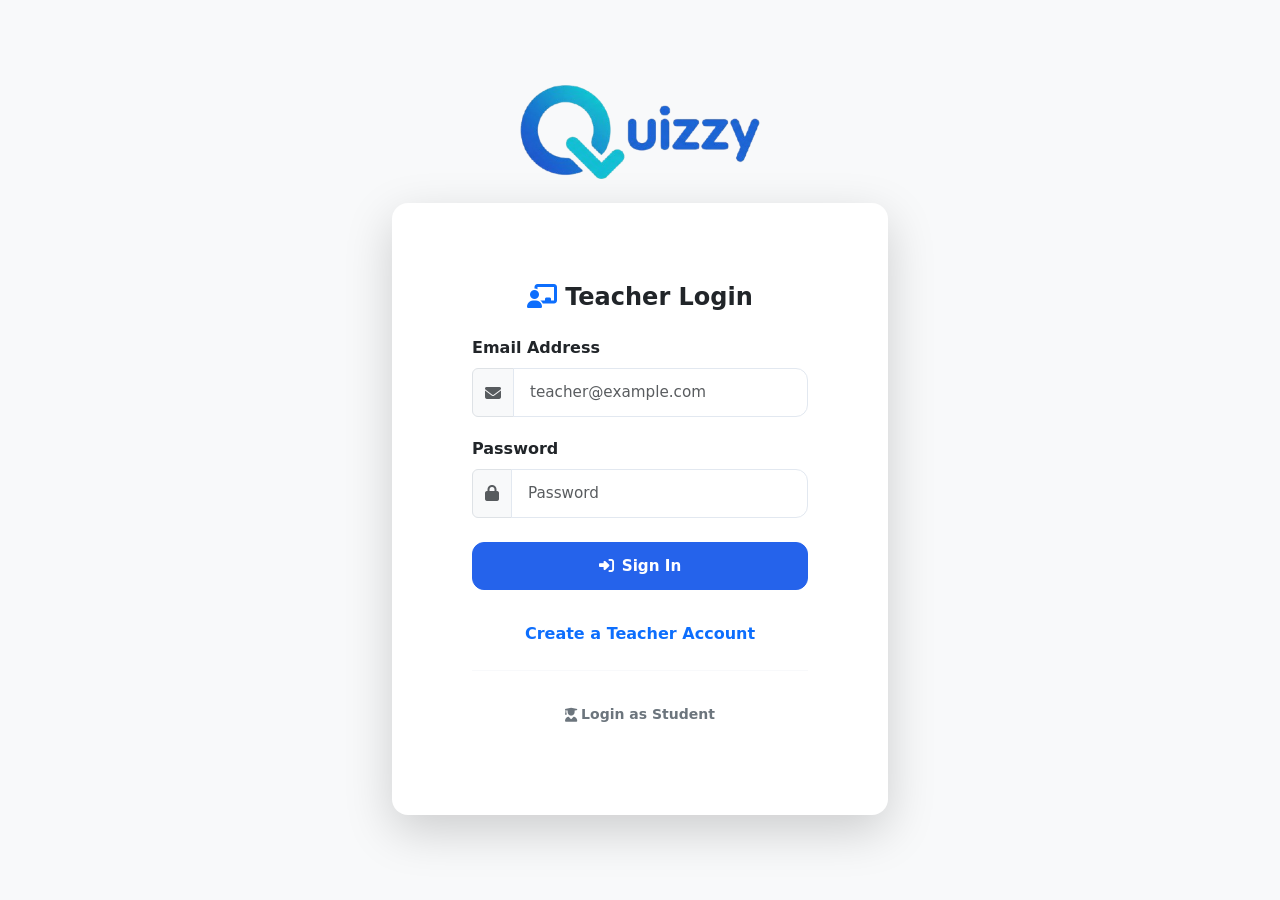
<file: views/teacher-login.html>
<!DOCTYPE html>
<html lang="en">
<head>
  <meta charset="UTF-8" />
  <meta name="viewport" content="width=device-width, initial-scale=1.0" />
  <title>Quizzy - Teacher Login</title>
  <link rel="stylesheet" href="https://cdn.jsdelivr.net/npm/bootstrap@5.3.3/dist/css/bootstrap.min.css" />
  <link rel="stylesheet" href="https://cdnjs.cloudflare.com/ajax/libs/font-awesome/6.6.0/css/all.min.css" />
  <link rel="stylesheet" href="../styles/main.css" />
  <link rel="icon" href="../assets/Q.ico?v=1" type="image/x-icon" />
</head>
<body class="bg-body-tertiary min-vh-100 d-flex align-items-center justify-content-center py-4 px-2">
  <div class="container auth-container" style="max-width: 560px; width: 100%;">
    <div class="text-center mb-4">
      <img src="../assets/quizzy logo.png" alt="Quizzy Logo" class="img-fluid" style="max-width: 240px;" />
    </div>

    <div class="card shadow-lg border-0 rounded-4">
      <div class="card-body p-4 p-md-5">
        <h2 class="h4 card-title text-center fw-bold mb-4">
          <i class="fa-solid fa-chalkboard-user me-2 text-primary"></i>Teacher Login
        </h2>

        <form id="teacherLoginForm">
          <div class="mb-3">
            <label for="email" class="form-label fw-semibold">Email Address</label>
            <div class="input-group">
              <span class="input-group-text"><i class="fa-solid fa-envelope text-muted"></i></span>
              <input type="email" class="form-control form-control-lg" id="email" name="email" placeholder="teacher@example.com" required />
            </div>
          </div>

          <div class="mb-4">
            <label for="password" class="form-label fw-semibold">Password</label>
            <div class="input-group">
              <span class="input-group-text"><i class="fa-solid fa-lock text-muted"></i></span>
              <input type="password" class="form-control form-control-lg" id="password" name="password" placeholder="Password" required />
            </div>
          </div>

          <button class="btn btn-primary btn-lg w-100 fw-bold mb-3" type="submit">
            <i class="fa-solid fa-right-to-bracket me-2"></i>Sign In
          </button>
        </form>

        <div class="text-center mt-3">
          <a href="teacher-register.html" class="text-decoration-none fw-semibold">Create a Teacher Account</a>
        </div>

        <hr class="my-4 text-muted" />

        <div class="text-center">
          <a href="../index.html" class="btn btn-outline-secondary btn-sm w-100">
            <i class="fa-solid fa-user-graduate me-1"></i>Login as Student
          </a>
        </div>
      </div>
    </div>
  </div>

  <script src="https://cdn.jsdelivr.net/npm/bootstrap@5.3.3/dist/js/bootstrap.bundle.min.js"></script>
  <script type="module" src="../scripts/app.js"></script>
</body>
</html>
</file>
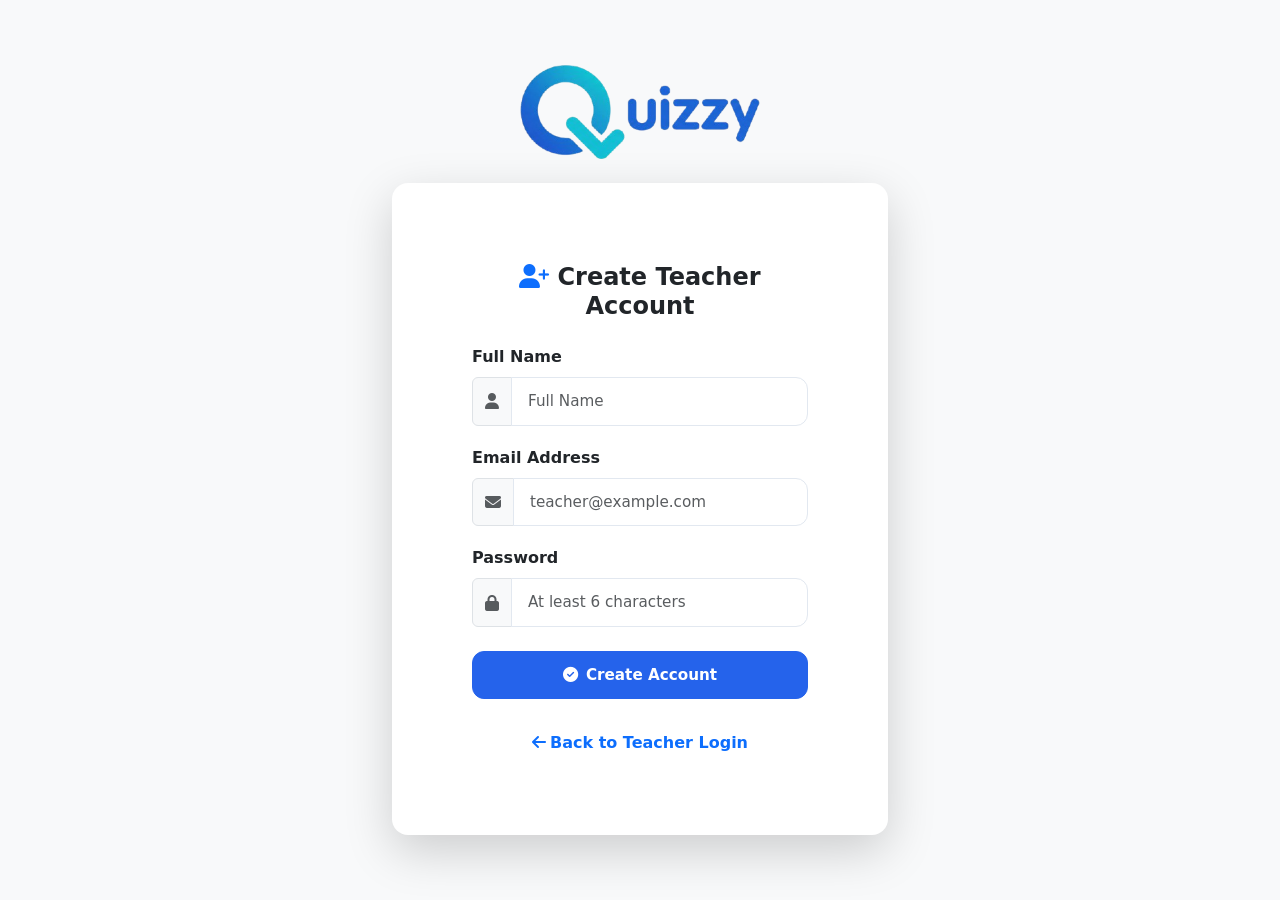
<file: views/teacher-register.html>
<!DOCTYPE html>
<html lang="en">
<head>
  <meta charset="UTF-8" />
  <meta name="viewport" content="width=device-width, initial-scale=1.0" />
  <title>Quizzy - Teacher Registration</title>
  <link rel="stylesheet" href="https://cdn.jsdelivr.net/npm/bootstrap@5.3.3/dist/css/bootstrap.min.css" />
  <link rel="stylesheet" href="https://cdnjs.cloudflare.com/ajax/libs/font-awesome/6.6.0/css/all.min.css" />
  <link rel="stylesheet" href="../styles/main.css" />
  <link rel="icon" href="../assets/Q.ico?v=1" type="image/x-icon" />
</head>
<body class="bg-body-tertiary min-vh-100 d-flex align-items-center justify-content-center py-4 px-2">
  <div class="container auth-container" style="max-width: 560px; width: 100%;">
    <div class="text-center mb-4">
      <img src="../assets/quizzy logo.png" alt="Quizzy Logo" class="img-fluid" style="max-width: 240px;" />
    </div>

    <div class="card shadow-lg border-0 rounded-4">
      <div class="card-body p-4 p-md-5">
        <h2 class="h4 card-title text-center fw-bold mb-4">
          <i class="fa-solid fa-user-plus me-2 text-primary"></i>Create Teacher Account
        </h2>

        <form id="teacherRegistrationForm">
          <div class="mb-3">
            <label for="name" class="form-label fw-semibold">Full Name</label>
            <div class="input-group">
              <span class="input-group-text"><i class="fa-solid fa-user text-muted"></i></span>
              <input type="text" class="form-control form-control-lg" id="name" name="name" placeholder="Full Name" required />
            </div>
          </div>

          <div class="mb-3">
            <label for="email" class="form-label fw-semibold">Email Address</label>
            <div class="input-group">
              <span class="input-group-text"><i class="fa-solid fa-envelope text-muted"></i></span>
              <input type="email" class="form-control form-control-lg" id="email" name="email" placeholder="teacher@example.com" required />
            </div>
          </div>

          <div class="mb-4">
            <label for="password" class="form-label fw-semibold">Password</label>
            <div class="input-group">
              <span class="input-group-text"><i class="fa-solid fa-lock text-muted"></i></span>
              <input type="password" class="form-control form-control-lg" id="password" name="password" placeholder="At least 6 characters" minlength="6" required />
            </div>
          </div>

          <button class="btn btn-primary btn-lg w-100 fw-bold mb-3" type="submit">
            <i class="fa-solid fa-check-circle me-2"></i>Create Account
          </button>
        </form>

        <div class="text-center mt-3">
          <a href="teacher-login.html" class="text-decoration-none fw-semibold">
            <i class="fa-solid fa-arrow-left me-1"></i>Back to Teacher Login
          </a>
        </div>
      </div>
    </div>
  </div>

  <script src="https://cdn.jsdelivr.net/npm/bootstrap@5.3.3/dist/js/bootstrap.bundle.min.js"></script>
  <script type="module" src="../scripts/app.js"></script>
</body>
</html>
</file>
<file: styles/main.css>
:root {
  /* Colors */
  --primary: #2563eb;
  --primary-dark: #1d4ed8;
  --primary-light: #60a5fa;
  --primary-bg: #eff6ff;
  --secondary: #06b6d4;
  --bg-body: #f8fafc;
  --card-bg: #ffffff;
  --text-main: #0f172a;
  --text-muted: #64748b;
  --border-color: #e2e8f0;
  --success: #16a34a;
  --success-bg: #f0fdf4;
  --danger: #dc2626;
  --danger-bg: #fef2f2;

  /* Shadows */
  --shadow-sm: 0 1px 2px 0 rgba(0, 0, 0, 0.05);
  --shadow: 0 4px 6px -1px rgba(0, 0, 0, 0.07), 0 2px 4px -2px rgba(0, 0, 0, 0.05);
  --shadow-lg: 0 10px 15px -3px rgba(0, 0, 0, 0.1), 0 4px 6px -4px rgba(0, 0, 0, 0.05);

  /* Spacing & Radius */
  --radius-sm: 0.5rem;
  --radius: 0.75rem;
  --radius-lg: 1rem;
  --radius-xl: 1.25rem;
  --space-xs: 0.5rem;
  --space-sm: 0.75rem;
  --space-md: 1.25rem;
  --space-lg: 2rem;
  --space-xl: 3rem;
}

[data-bs-theme="dark"],
.dark {
  --primary: #3b82f6;
  --primary-dark: #60a5fa;
  --primary-bg: rgba(37, 99, 235, 0.15);
  --secondary: #22d3ee;
  --bg-body: #0f172a;
  --card-bg: #1e293b;
  --text-main: #f8fafc;
  --text-muted: #94a3b8;
  --border-color: #334155;
  --shadow: 0 4px 6px -1px rgba(0, 0, 0, 0.4);
  --shadow-lg: 0 10px 15px -3px rgba(0, 0, 0, 0.5);
  --success-bg: rgba(22, 163, 74, 0.15);
  --danger-bg: rgba(220, 38, 38, 0.15);
}

* {
  box-sizing: border-box;
  margin: 0;
  padding: 0;
}

html, body {
  min-height: 100%;
  scroll-behavior: smooth;
  overflow-x: hidden;
}

body {
  font-family: system-ui, -apple-system, BlinkMacSystemFont, "Segoe UI", Roboto, sans-serif;
  color: var(--text-main);
  background-color: var(--bg-body);
  line-height: 1.5;
  transition: background-color 0.3s ease, color 0.3s ease;
  -webkit-font-smoothing: antialiased;
  touch-action: manipulation;
}

/* Responsive Container */
.container {
  max-width: 1200px;
  width: 100%;
  margin: 0 auto;
  padding: clamp(0.85rem, 3vw, 2rem);
}

/* Flex Utilities */
.flex { display: flex; }
.flex-col { flex-direction: column; }
.items-center { align-items: center; }
.justify-between { justify-content: space-between; }
.justify-center { justify-content: center; }
.justify-end { justify-content: flex-end; }
.flex-wrap { flex-wrap: wrap; }

.w-full { width: 100%; }
.h-full { height: 100%; }

/* Grid Systems */
.grid-2 {
  display: grid;
  grid-template-columns: repeat(auto-fit, minmax(240px, 1fr));
  gap: var(--space-md);
  width: 100%;
}

.grid-3 {
  display: grid;
  grid-template-columns: repeat(auto-fit, minmax(180px, 1fr));
  gap: var(--space-sm);
  width: 100%;
}

/* Card */
.card {
  background: var(--card-bg);
  border-radius: var(--radius-lg);
  box-shadow: var(--shadow);
  padding: clamp(1rem, 3vw, 2rem);
  border: 1px solid var(--border-color);
  transition: transform 0.2s ease, box-shadow 0.2s ease;
}

.card:hover {
  box-shadow: var(--shadow-lg);
}

/* Touch-Friendly Buttons */
.btn {
  display: inline-flex;
  align-items: center;
  justify-content: center;
  padding: 0.75rem 1.25rem;
  border-radius: var(--radius);
  border: 1px solid transparent;
  font-weight: 600;
  font-size: 0.95rem;
  min-height: 48px;
  cursor: pointer;
  transition: all 0.2s ease;
  text-decoration: none;
  line-height: 1.2;
}

.btn:disabled {
  opacity: 0.6;
  cursor: not-allowed;
}

.btn-primary {
  background: var(--primary);
  color: #ffffff;
  border: 1px solid var(--primary);
}

.btn-primary:hover:not(:disabled) {
  background: var(--primary-dark);
  border-color: var(--primary-dark);
}

.btn-outline {
  background: transparent;
  border: 1px solid var(--border-color);
  color: var(--text-main);
}

.btn-outline:hover:not(:disabled) {
  border-color: var(--primary);
  color: var(--primary);
}

.btn-sm {
  padding: 0.5rem 1rem;
  font-size: 0.875rem;
  min-height: 40px;
}

/* Form Controls */
.input-group {
  margin-bottom: var(--space-md);
  width: 100%;
}

.input-group label {
  display: block;
  font-size: 0.875rem;
  margin-bottom: 0.4rem;
  font-weight: 600;
  color: var(--text-main);
}

input[type="text"],
input[type="email"],
input[type="password"],
input[type="number"],
input[type="tel"],
select,
textarea {
  width: 100%;
  padding: 0.75rem 1rem;
  border-radius: var(--radius);
  border: 1.5px solid var(--border-color);
  background-color: var(--card-bg);
  color: var(--text-main);
  font-size: 0.95rem;
  min-height: 48px;
  outline: none;
  transition: border-color 0.2s ease, box-shadow 0.2s ease;
}

input:focus,
select:focus,
textarea:focus {
  border-color: var(--primary);
  box-shadow: 0 0 0 3px rgba(37, 99, 235, 0.15);
}

/* Navigation Bar */
nav {
  background-color: var(--primary);
  padding: 0.75rem clamp(0.75rem, 3vw, 2.5rem);
  box-shadow: var(--shadow);
  display: flex;
  align-items: center;
  justify-content: space-between;
  color: #ffffff;
}

nav img {
  max-height: 34px;
  width: auto;
}

#mode {
  padding: 0.5rem;
  border-radius: 50%;
  width: 40px;
  height: 40px;
  display: inline-flex;
  align-items: center;
  justify-content: center;
  border: 1px solid rgba(255, 255, 255, 0.3);
}

/* Typography & Badges */
.text-center { text-align: center; }
.text-muted { color: var(--text-muted); }
.text-danger { color: var(--danger); }
.text-success { color: var(--success); }
.text-sm { font-size: 0.875rem; }
.text-xs { font-size: 0.75rem; }
.text-lg { font-size: 1.125rem; }
.text-xl { font-size: 1.35rem; }
.font-bold { font-weight: 700; }

.badge {
  display: inline-block;
  padding: 0.35rem 0.75rem;
  border-radius: 9999px;
  font-size: 0.8rem;
  font-weight: 600;
}

.hidden {
  display: none !important;
}

.login-container,
.auth-container {
  max-width: 560px !important;
  width: 100%;
  margin: 0 auto;
}

@media (max-width: 576px) {
  .auth-container {
    max-width: 100% !important;
    padding-left: 0.5rem;
    padding-right: 0.5rem;
  }
  .auth-container .card-body {
    padding: 1.25rem 1rem !important;
  }
}

hr {
  border: none;
  border-top: 1px solid var(--border-color);
  margin: var(--space-md) 0;
}

/* Scrollbars */
::-webkit-scrollbar {
  width: 6px;
  height: 6px;
}
::-webkit-scrollbar-track {
  background: var(--bg-body);
}
::-webkit-scrollbar-thumb {
  background: #cbd5e1;
  border-radius: 3px;
}
[data-bs-theme="dark"] ::-webkit-scrollbar-thumb,
.dark ::-webkit-scrollbar-thumb {
  background: #475569;
}

/* Mobile Media Queries (< 576px) */
@media (max-width: 576px) {
  .container {
    padding: 0.75rem;
  }
  .card {
    padding: 1rem;
    border-radius: var(--radius);
  }
  .btn {
    width: 100%;
  }
  .grid-2, .grid-3 {
    grid-template-columns: 1fr;
  }
}
</file>
<file: style.css>
:root {
  /* Ocean Theme (Default) */
  --primary: #2563eb;
  --primary-dark: #1d4ed8;
  --secondary: #06b6d4;
  --bg-body: #eff6ff;
  --card-bg: #ffffff;
  --text-main: #1f2937;
  --text-muted: #6b7280;
  --border-color: #e5e7eb;
  --shadow: 0 4px 6px -1px rgba(0, 0, 0, 0.1),
    0 2px 4px -1px rgba(0, 0, 0, 0.06);
  --success: #16a34a;
  --danger: #dc2626;
  --radius: 1rem;
}

/* Dark Mode Overrides */
.dark {
  --primary: #3b82f6;
  --primary-dark: #60a5fa;
  --secondary: #22d3ee;
  --bg-body: #0f172a;
  --card-bg: #1e293b;
  --text-main: #f3f4f6;
  --text-muted: #9ca3af;
  --border-color: #334155;
  --shadow: 0 4px 6px -1px rgba(0, 0, 0, 0.5);
}
* {
  box-sizing: border-box;
  margin: 0;
  padding: 0;
}
body {
  font-family: system-ui, -apple-system, BlinkMacSystemFont, "Segoe UI", Roboto,
    Oxygen, Ubuntu, Cantarell, "Open Sans", "Helvetica Neue", sans-serif;
  color: var(--text-main);
  background-color: var(--bg-body);
  min-height: 100vh;
  transition: background-color 0.3s, color 0.3s;
}
.text-center {
  text-align: center;
}
.flex {
  display: flex;
}
.flex-col {
  flex-direction: column;
}
.items-center {
  align-items: center;
}
.w-full {
  width: 100%;
}
.mt-4 {
  margin-top: 1rem;
}
.mb-4 {
  margin-bottom: 1rem;
}
.mb-6 {
  margin-bottom: 1.5rem;
}
.gap-2 {
  gap: 0.5rem;
}
.gap-4 {
  gap: 1rem;
}
.gap-6 {
  gap: 1.5rem;
}
.card {
  background: var(--card-bg);
  border-radius: var(--radius);
  box-shadow: var(--shadow);
  padding: 1.5rem;
  border: 1px solid var(--border-color);
  transition: transform 0.2s;
}
.container {
  max-width: 1200;
  margin: 0 auto;
  width: 100%;
  padding: 1rem;
}
.btn {
  display: inline-flex;
  align-items: center;
  justify-content: center;
  padding: 0.75rem 1.5rem;
  border-radius: 0.75rem;
  border: none;
  font-weight: 600;
  cursor: pointer;
  transition: all 0.2s;
  font-size: 1rem;
  text-decoration: none;
}

.btn:disabled {
  opacity: 0.5;
  cursor: not-allowed;
}

.btn-primary {
  background: var(--primary);
  color: white;
}
.btn-primary:hover:not(:disabled) {
  background: var(--primary-dark);
}

.btn-outline {
  background: transparent;
  border: 2px solid var(--border-color);
  color: var(--text-main);
}
.btn-outline:hover {
  border-color: var(--primary);
  color: var(--primary);
}
a {
  color: var(--primary);
}
.btn-icon {
  padding: 0.5rem;
  border-radius: 50%;
  border: 1px solid var(--border-color);
  background: var(--card-bg);
  color: var(--text-main);
  cursor: pointer;
}

/* Inputs */
.input-group {
  margin-bottom: 1rem;
  text-align: left;
}
.input-group label {
  display: block;
  font-size: 0.875rem;
  margin-bottom: 0.5rem;
  font-weight: 500;
}
input,
select,
textarea {
  width: 100%;
  padding: 0.75rem;
  border-radius: 0.75rem;
  border: 2px solid var(--border-color);
  background: var(--card-bg);
  color: var(--text-main);
  font-size: 1rem;
  outline: none;
}
input:focus,
select:focus,
textarea:focus {
  border-color: var(--primary);
}

.login-container {
  max-width: 450px;
  margin: 4rem auto;
}
</file>
<file: studentDashboardStyle.css>
@import './style.css';

nav{
    background-color: var(--card-bg);
    padding: 1rem 2rem;
    box-shadow: var(--shadow);
    justify-content: space-between;
}

.logo {
    font-size: 1.5rem;
    font-weight: bold;
}
</file>
<file: styles/student-quiz-style.css>
@import "./main.css";

/* Container sizing for instructions & questions */
.quiz-instruction-container,
.quiz-question-container {
  width: 100%;
  max-width: 760px;
  margin: var(--space-md) auto var(--space-xl);
  padding: 0;
  border-radius: var(--radius-xl);
  overflow: hidden;
  box-shadow: var(--shadow-lg);
  border: 1px solid var(--border-color);
  background: var(--card-bg);
}

.quiz-header {
  background: linear-gradient(135deg, var(--primary) 0%, var(--primary-dark) 100%);
  color: #ffffff;
  padding: clamp(1.5rem, 3vw, 2.5rem);
  text-align: center;
  width: 100%;
}

.quiz-header h2 {
  font-size: clamp(1.4rem, 2.5vw, 2rem);
  font-weight: 700;
  color: #ffffff;
}

.quiz-header p {
  opacity: 0.9;
  font-size: 0.95rem;
}

.quiz-instructions {
  padding: clamp(1.25rem, 3vw, 2rem);
  display: flex;
  flex-direction: column;
  align-items: center;
  width: 100%;
}

.quiz-details {
  display: flex;
  gap: var(--space-md);
  margin-bottom: var(--space-md);
  flex-wrap: wrap;
  justify-content: center;
  width: 100%;
  list-style: none;
}

.quiz-details .card {
  padding: 1rem 1.5rem;
  font-size: 1.1rem;
  font-weight: 700;
  color: var(--primary);
  text-align: center;
}

.instructions-list {
  margin: var(--space-md) 0;
  padding-left: 1.25rem;
  width: 100%;
  line-height: 1.7;
}

.instructions-list li {
  margin-bottom: 0.5rem;
  color: var(--text-main);
}

.quiz-btn {
  margin-top: var(--space-md);
  min-height: 48px;
  font-size: 1.1rem;
  font-weight: 700;
}

/* Active Question Player Styles */
.quiz-img-container {
  width: 100%;
  max-height: 320px;
  overflow: hidden;
  background: var(--bg-body);
}

.quiz-img img {
  width: 100%;
  max-height: 320px;
  object-fit: cover;
}

.current-question-details-row {
  display: flex;
  align-items: center;
  justify-content: space-between;
  width: 100%;
  padding: var(--space-md) clamp(1rem, 3vw, 2rem) 0;
  font-size: 1rem;
  font-weight: 700;
  color: var(--primary);
}

.question-title {
  font-size: clamp(1.1rem, 2vw, 1.35rem);
  font-weight: 700;
  padding: var(--space-md) clamp(1rem, 3vw, 2rem) var(--space-xs);
  width: 100%;
  color: var(--text-main);
}

.quiz-question {
  width: 100%;
  padding: 0 clamp(1rem, 3vw, 2rem) var(--space-md);
  display: flex;
  flex-direction: column;
  gap: var(--space-sm);
}

/* Choice Rows */
.answer-row {
  display: flex;
  align-items: center;
  width: 100%;
  min-height: 52px;
  padding: 0.75rem 1.25rem;
  border-radius: var(--radius);
  border: 1.5px solid var(--border-color);
  background: var(--card-bg);
  cursor: pointer;
  transition: all 0.2s ease;
}

.answer-row:hover {
  border-color: var(--primary-light);
  background: var(--primary-bg);
}

.answer-row label {
  flex: 1;
  padding-left: 0.75rem;
  cursor: pointer;
  font-size: 0.95rem;
  color: var(--text-main);
}

input[type="radio"].choice-btn {
  width: 18px;
  height: 18px;
  accent-color: var(--primary);
  cursor: pointer;
}

/* Feedback Row State */
.answer-row.correct {
  border-color: var(--success) !important;
  background-color: var(--success-bg) !important;
  font-weight: 600;
}

.answer-row.incorrect {
  border-color: var(--danger) !important;
  background-color: var(--danger-bg) !important;
}

@media (max-width: 640px) {
  .quiz-instruction-container,
  .quiz-question-container {
    margin: 0.5rem auto 1.5rem;
    border-radius: var(--radius-lg);
  }
  .current-question-details-row {
    flex-direction: column;
    align-items: flex-start;
    gap: 0.25rem;
  }
}
</file>
<file: styles/student-dashboard-style.css>
@import "./main.css";

/* Dashboard Layout */
.dashboard-container {
  display: flex;
  flex-direction: column;
  gap: var(--space-lg);
  padding-top: var(--space-lg);
  padding-bottom: var(--space-xl);
}

/* Profile Header Section */
.profile-section {
  display: grid;
  grid-template-columns: 1fr auto;
  align-items: center;
  gap: var(--space-lg);
}

.welcomeMessage h2 {
  font-size: clamp(1.4rem, 2.5vw, 1.8rem);
  font-weight: 700;
  line-height: 1.3;
}

.profile-picture-container {
  display: flex;
  flex-direction: column;
  align-items: center;
  text-align: center;
}

#profile-picture {
  width: 6rem;
  height: 6rem;
  border-radius: 50%;
  object-fit: cover;
  border: 3px solid var(--primary);
  box-shadow: var(--shadow);
}

/* Progress Stats Section */
.progress-section {
  background: linear-gradient(135deg, var(--primary) 0%, var(--primary-dark) 100%);
  color: #ffffff;
  padding: clamp(1.5rem, 3vw, 2.5rem);
  border-radius: var(--radius-xl);
  display: flex;
  flex-direction: column;
  gap: var(--space-md);
}

.progress-section h2 {
  font-size: clamp(1.3rem, 2vw, 1.75rem);
  color: #ffffff;
}

.progress-bar {
  display: grid;
  grid-template-columns: repeat(auto-fit, minmax(180px, 1fr));
  gap: var(--space-md);
  width: 100%;
}

.progress-bar .card {
  background: var(--card-bg);
  color: var(--text-main);
  padding: var(--space-md);
  text-align: center;
  display: flex;
  flex-direction: column;
  align-items: center;
  justify-content: center;
  border-radius: var(--radius-lg);
  box-shadow: var(--shadow-sm);
  transition: transform 0.2s ease, box-shadow 0.2s ease;
}

.progress-bar .card:hover {
  transform: translateY(-3px);
  box-shadow: var(--shadow-lg);
}

.progress-bar .icon {
  font-size: 2rem;
  margin-bottom: 0.25rem;
}

.progress-bar strong {
  font-size: 1.75rem;
  color: var(--primary);
  margin-top: 0.25rem;
}

/* Quiz Section Grid */
.quiz-section, .done-quiz-section {
  display: flex;
  flex-direction: column;
  gap: var(--space-md);
}

.quiz-section h3, .done-quiz-section h3 {
  font-size: clamp(1.2rem, 2vw, 1.5rem);
  font-weight: 700;
}

.quiz-list {
  display: grid;
  grid-template-columns: repeat(auto-fill, minmax(280px, 1fr));
  gap: var(--space-md);
  list-style: none;
  width: 100%;
}

.quiz-item {
  display: flex;
  flex-direction: column;
  gap: 0.75rem;
  padding: var(--space-md);
  border-top: 5px solid var(--primary);
  height: 100%;
}

.quiz-item:hover {
  transform: translateY(-4px);
}

.quiz-img {
  width: 100%;
  height: 140px;
  object-fit: cover;
  border-radius: var(--radius);
}

.quiz-title {
  font-size: 1.1rem;
  font-weight: 700;
  color: var(--text-main);
}

.quiz-duration, .quiz-question-count, .quiz-date {
  font-size: 0.875rem;
  color: var(--text-muted);
}

.quiz-score {
  font-size: 2rem;
  font-weight: 800;
  color: var(--primary);
}

.quiz-item .btn {
  margin-top: auto;
  width: 100%;
}

/* Responsive Media Queries */
@media (max-width: 768px) {
  .profile-section {
    grid-template-columns: 1fr;
    text-align: center;
    justify-items: center;
  }
  .progress-section {
    text-align: center;
  }
  .quiz-list {
    grid-template-columns: 1fr;
  }
}
</file>
<file: styles/quiz-result.css>
@import "./main.css";

/* Results Layout */
main {
  display: flex;
  flex-direction: column;
  align-items: center;
  gap: var(--space-md);
  padding: var(--space-md) 1rem var(--space-xl);
}

.greeting-massage {
  width: 100%;
  max-width: 760px;
  background: linear-gradient(135deg, var(--primary) 0%, var(--primary-dark) 100%);
  color: #ffffff;
  padding: clamp(1.5rem, 3vw, 2.5rem);
  text-align: center;
  border-radius: var(--radius-xl);
  box-shadow: var(--shadow-lg);
}

.greeting-massage h2 {
  font-size: clamp(1.5rem, 3vw, 2.2rem);
  color: #ffffff;
}

.result-section {
  width: 100%;
  max-width: 760px;
  padding: clamp(1.5rem, 3vw, 2.5rem);
  border-radius: var(--radius-xl);
  box-shadow: var(--shadow-lg);
  text-align: center;
}

.quiz-result-details {
  display: flex;
  flex-direction: column;
  gap: 0.75rem;
  width: 100%;
}

.quiz-score {
  font-size: clamp(2.5rem, 5vw, 3.5rem);
  font-weight: 800;
  color: var(--primary);
}

.score-row {
  display: flex;
  justify-content: space-between;
  align-items: center;
  padding: 0.75rem 1rem;
  background: var(--primary-bg);
  border-radius: var(--radius);
  font-weight: 700;
  font-size: 1.25rem;
  margin-top: 0.5rem;
}

#reviewContainer {
  width: 100%;
  max-width: 760px;
  display: flex;
  flex-direction: column;
  gap: var(--space-md);
}

#reviewContainer .card {
  padding: var(--space-md);
  border-radius: var(--radius-lg);
}

.result-question-image {
  max-width: 280px;
  width: 100%;
  height: auto;
  margin-top: 0.5rem;
  border-radius: var(--radius-sm);
}

@media (max-width: 640px) {
  .score-row {
    font-size: 1rem;
  }
}
</file>
<file: styles/studentDashboardStyle.css>
@import "./main.css";

nav {
  background-color: var(--primary);
  padding: 1rem 2rem;
  box-shadow: var(--shadow);
  justify-content: space-between;
  color: white;
}

.logo {
  font-size: 2rem;
  font-weight: bold;
}

.btn-primary {
  border: 1px solid var(--border-color) !important;
}

#mode {
  padding: 0.7rem;
  border-radius: 50%;
  cursor: pointer;
  margin-right: 1rem;
  margin-left: 1rem;
}

.btn-primary:hover:not(:disabled) {
  border-color: transparent !important;
}

.dashboard-container {
  gap: 2rem;
}

.profile-picture-container {
  display: flex;
  justify-content: center;
}

#profile-picture {
  width: 10rem;
  height: 10rem;
  border-radius: 50%;
  object-fit: cover;
  border: 3px solid var(--primary-color);
}

.welcomeMessage {
  font-size: 1.25rem;
  margin-bottom: 1rem;
}

.profile-section {
  align-items: center;
  justify-content: space-around;
  flex-wrap: wrap;
}

.progress-bar {
  gap: 5rem;
  flex-wrap: wrap;
  justify-content: center;
}

.progress-section {
  background-color: var(--primary);
  font-size: 2.5rem;
  text-align: center;
  align-self: center;
  display: flex;
  justify-content: space-around;
  align-items: center;
  flex-wrap: wrap;
  gap: 2rem;
}

.progress-section h2 {
  color: white;
  text-align: left;
  line-height: 3rem;
}

.progress-bar .card {
  background-color: var(--card-bg);
  padding: 2rem 3rem;
  min-width: 100px;
  font-size: 1.4rem;
  box-shadow: var(--shadow);
}

.progress-bar .card:hover {
  transform: scale(1.05);
  transition: transform 0.3s ease;
}

.quiz-section,
.done-quiz-section {
  align-items: center;
  flex-wrap: wrap;
}

.quiz-section h3,
.done-quiz-section h3 {
  font-size: 3rem;
}

.quiz-list {
  list-style-type: none;
  padding: 0;
  gap: 2rem;
  flex-wrap: wrap;
  justify-content: center;
}

.quiz-item {
  width: 30%;
  padding: 1rem;
  box-shadow: var(--shadow);
  gap: 1rem;
  border-top: 8px solid var(--primary);
  min-width: 10rem;
}

.quiz-item:hover {
  transform: scale(1.02);
  transition: transform 0.3s ease;
}

.quiz-item .btn {
  margin-top: auto;
}

.quiz-title {
  font-size: 1.2rem;
  font-weight: bold;
}

.quiz-duration,
.quiz-question-count,
.quiz-date {
  font-size: 1rem;
  color: var(--text-muted);
}

.quiz-img {
  width: 100%;
  height: 15rem;
  object-fit: cover;
  border-radius: 8px;
}

.quiz-score{
    font-size: 3rem;
    color: var(--primary);
}

@media (max-width: 800px) {
  .progress-bar {
    gap: 1rem;
  }
  h1,
  h2,
  h3 {
    font-size: 2rem;
  }
  .quiz-item {
    width: 50%;
  }
  .quiz-section h3,
  .done-quiz-section h3 {
    font-size: 1.2rem;
  }
  .quiz-img{
    height: 10rem;
  }
  .logo {
    font-size: 1.5rem;
  }
  .btn-primary {
    padding: 0.3rem 0.6rem;
    font-size: 0.5rem;
  }
  nav{
    padding: 1rem;
  }
  .profile-section h2 {
    font-size: 1.2rem;
  }
  .profile-picture-container{
    margin-bottom: 1rem;
  }
  .profile-picture-container #profile-picture {
    width: 8rem;
    height: 8rem;
  }
  .progress-bar .card {
    padding: 1rem;
    font-size: 1rem;
}
#mode {
    margin-left: 0.5rem;
    margin-right: 0.5rem;
  }
}
</file>
<file: styles/teacher-dashboard.css>
@import "./main.css";

/* App Shell Layout */
.app-layout {
  display: flex;
  width: 100%;
  min-height: calc(100vh - 60px);
}

.sidebar {
  background-color: var(--card-bg);
  padding: var(--space-md);
  width: 260px;
  min-width: 260px;
  border-right: 1px solid var(--border-color);
  display: flex;
  flex-direction: column;
  gap: var(--space-xs);
}

.nav-btn {
  border: 1px solid transparent;
  background: transparent;
  color: var(--text-muted);
  font-size: 0.925rem;
  text-align: left;
  padding: 0.75rem 1rem;
  cursor: pointer;
  border-radius: var(--radius);
  transition: all 0.2s ease;
  width: 100%;
  min-height: 46px;
  display: inline-flex;
  align-items: center;
}

.nav-btn:hover {
  background: var(--primary-bg);
  color: var(--primary);
}

.nav-btn.active {
  background: var(--primary-bg);
  color: var(--primary);
  font-weight: 700;
  border-color: rgba(37, 99, 235, 0.2);
}

.main-content {
  flex: 1;
  width: 100%;
  padding: clamp(0.85rem, 3vw, 2rem);
  overflow-y: auto;
}

.tab-content h3 {
  font-size: clamp(1.2rem, 2.5vw, 1.65rem);
  margin-bottom: var(--space-md);
  font-weight: 700;
}

/* Table Responsive Container */
.table-container {
  width: 100%;
  overflow-x: auto;
  border-radius: var(--radius);
  border: 1px solid var(--border-color);
  -webkit-overflow-scrolling: touch;
}

table {
  width: 100%;
  border-collapse: collapse;
  text-align: left;
  min-width: 500px;
}

th, td {
  padding: 0.75rem 1rem;
  border-bottom: 1px solid var(--border-color);
  font-size: 0.9rem;
}

th {
  background: var(--bg-body);
  font-weight: 700;
  text-transform: uppercase;
  font-size: 0.75rem;
  letter-spacing: 0.05em;
  color: var(--text-muted);
}

/* Previews */
.question-preview {
  display: block;
  max-width: 100%;
  max-height: 220px;
  margin: 0.75rem 0;
  border-radius: var(--radius);
  object-fit: cover;
}

.question-choice-list {
  margin: 0.5rem 0 0 1.25rem;
  line-height: 1.6;
}

/* Responsive Media Queries for Mobile Screens */
@media (max-width: 840px) {
  .app-layout {
    flex-direction: column;
  }
  .sidebar {
    width: 100%;
    min-width: 100%;
    border-right: none;
    border-bottom: 1px solid var(--border-color);
    flex-direction: row;
    overflow-x: auto;
    white-space: nowrap;
    padding: 0.5rem 0.75rem;
    gap: 0.5rem;
    -webkit-overflow-scrolling: touch;
    scrollbar-width: none;
  }
  .sidebar::-webkit-scrollbar {
    display: none;
  }
  .nav-btn {
    white-space: nowrap;
    width: auto;
    padding: 0.5rem 0.85rem;
    min-height: 40px;
    font-size: 0.875rem;
  }
  .main-content {
    padding: 0.75rem;
  }
}
</file>
